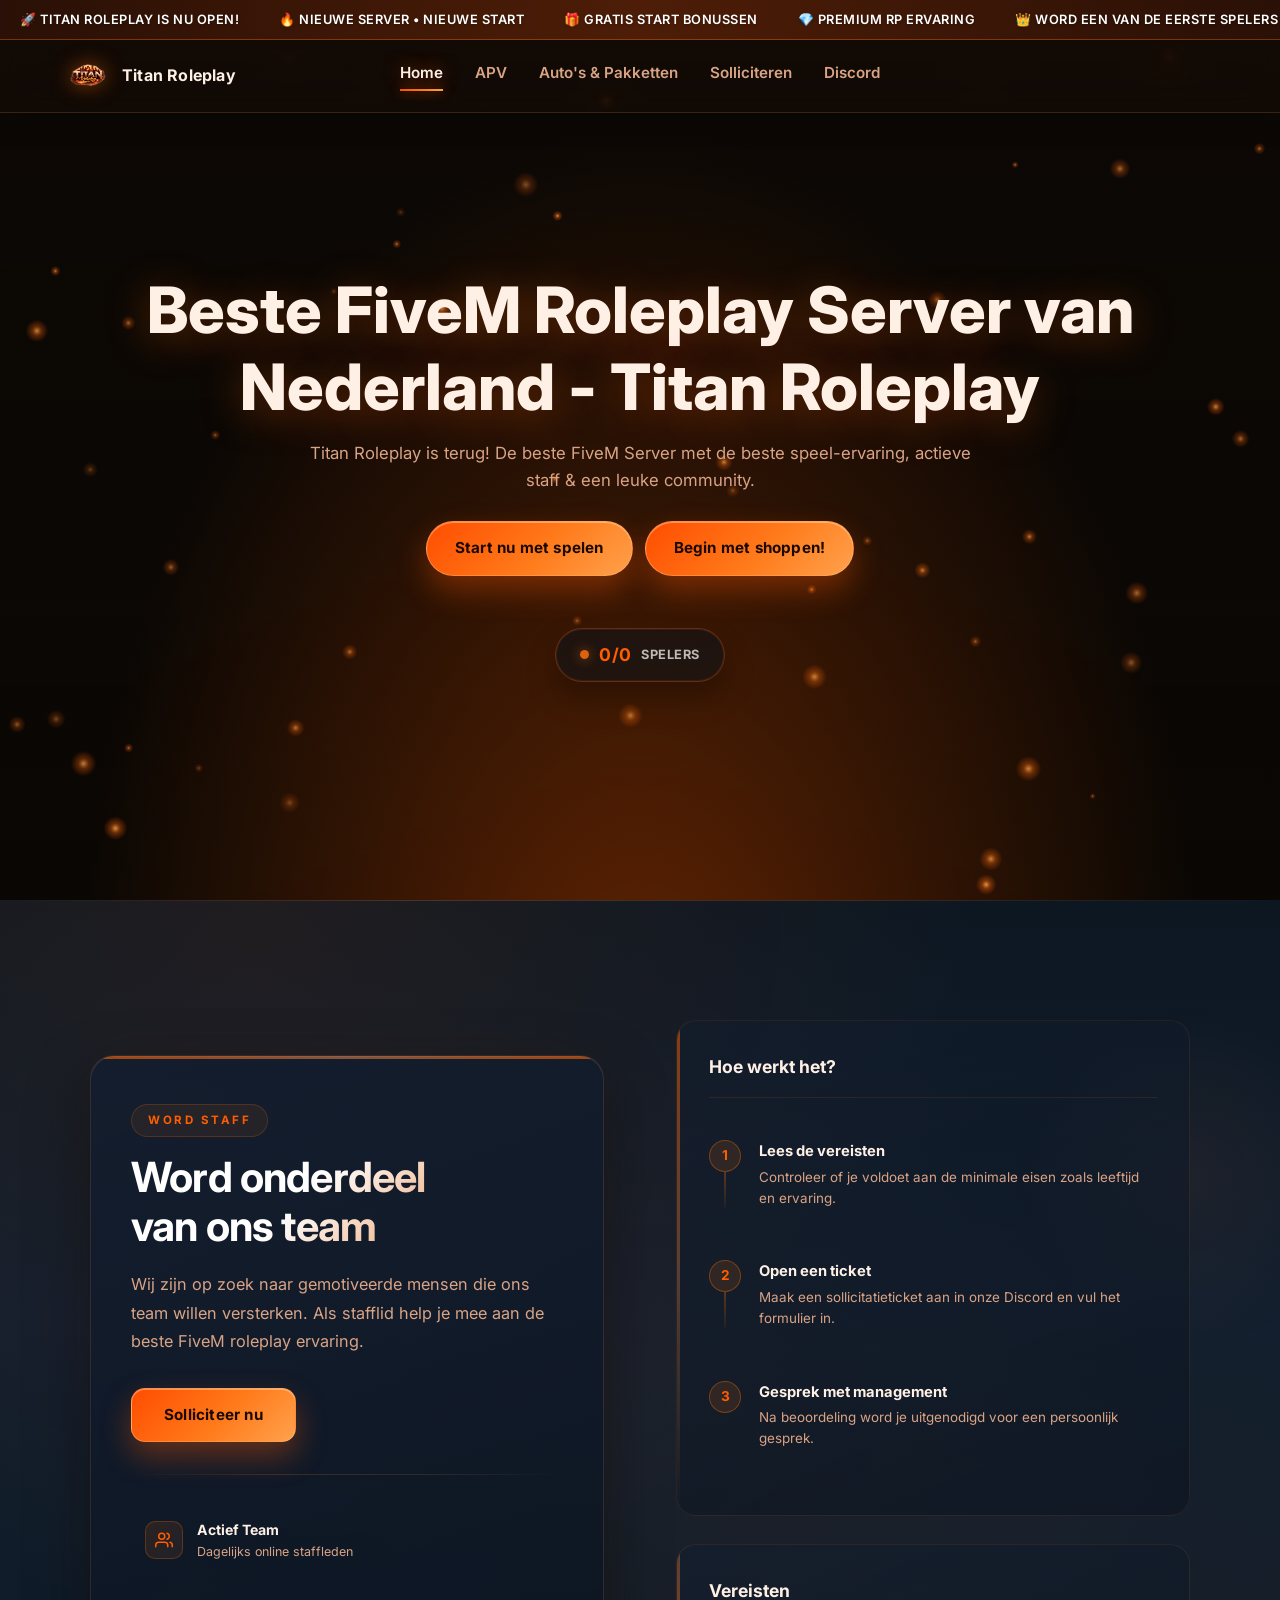
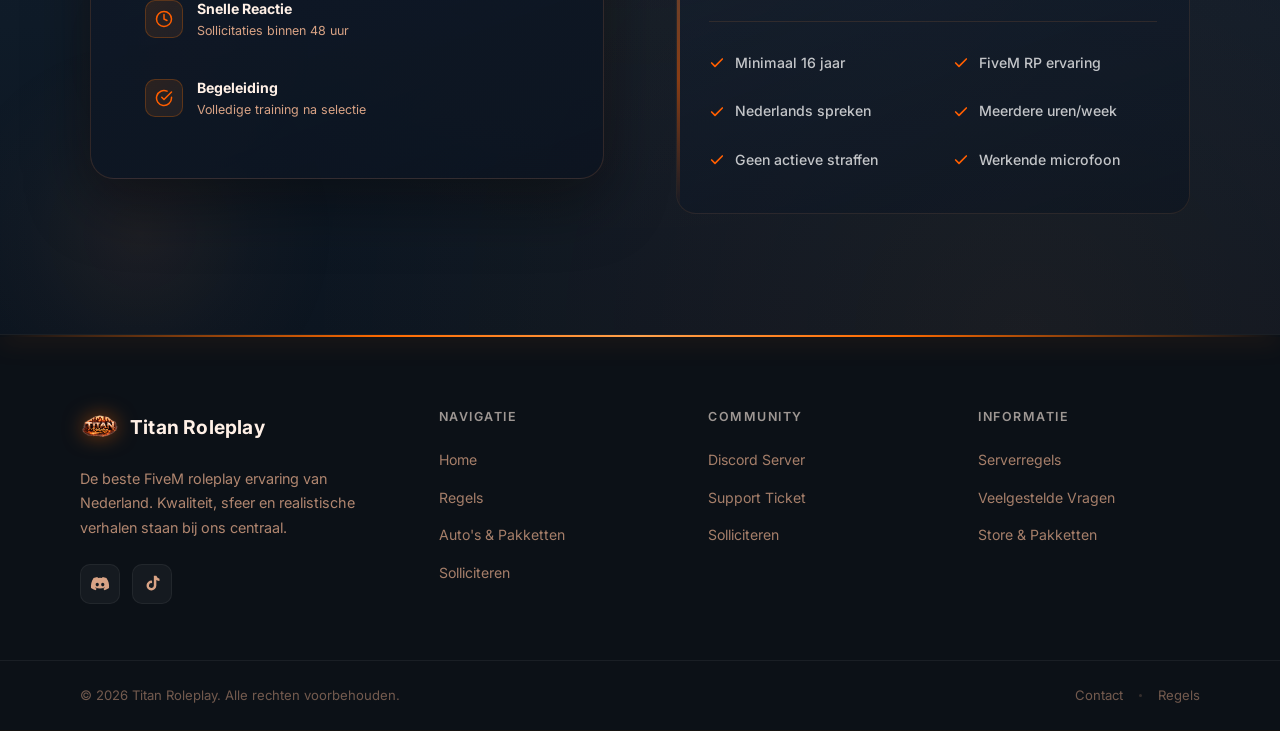
<file: index.html>
<!DOCTYPE html>
<html lang="nl" class="home-page">
<head>
  <meta charset="UTF-8" />
  <meta name="viewport" content="width=device-width, initial-scale=1.0" />

  <!-- SEO TITLE -->
  <title>𝐓𝐈𝐓𝐀𝐍 𝐑𝐎𝐋𝐄𝐏𝐋𝐀𝐘 | Beste FiveM Roleplay Server Nederland</title>

  <!-- META -->
  <meta name="description" content="Speel op de beste Nederlandse FiveM roleplay server. Realistische gameplay, actieve staff en een sterke community. Join Titan Roleplay vandaag!" />
  <meta name="keywords" content="FiveM server Nederland, roleplay server NL, GTA RP Nederland, FiveM RP, Titan Roleplay" />
  <link rel="canonical" href="https://www.titanroleplay.nl/" />

  <!-- OPEN GRAPH -->
  <meta property="og:title" content="Titan Roleplay | Beste FiveM Server NL" />
  <meta property="og:description" content="Join de beste FiveM roleplay server van Nederland." />
  <meta property="og:url" content="https://www.titanroleplay.nl/" />
  <meta property="og:type" content="website" />
  <meta property="og:image" content="https://www.titanroleplay.nl/banner.png" />

  <!-- TWITTER -->
  <meta name="twitter:card" content="summary_large_image" />

  <!-- FAVICON -->
  <link rel="icon" type="image/png" href="/assets/images/favicon.png" />

  <!-- PERFORMANCE -->
  <link rel="preconnect" href="https://fonts.googleapis.com" />
  <link rel="preconnect" href="https://fonts.gstatic.com" crossorigin />

  <!-- FONTS -->
  <link href="https://fonts.googleapis.com/css2?family=Inter:wght@300;400;500;600;700;800&display=swap" rel="stylesheet" />

  <!-- CSS -->
  <link rel="stylesheet" href="/assets/css/styles.css" />

  <!-- PREFETCH -->
  <link rel="prefetch" href="/apv" />
  <link rel="prefetch" href="/solliciteren" />

  <!-- STRUCTURED DATA -->
  <script type="application/ld+json">
  {
    "@context": "https://schema.org",
    "@type": "Organization",
    "name": "Titan Roleplay",
    "url": "https://www.titanroleplay.nl",
    "logo": "https://www.titanroleplay.nl/banner.png",
    "sameAs": ["https://discord.gg/uMDE3fhtAe"]
  }
  </script>
</head>

<body class="home-page">
<main>

<!-- HERO -->
<section id="home" class="hero">
  <video
    class="hero-video"
    autoplay
    muted
    loop
    playsinline
    preload="none"
  >
    <source src="background.mp4" type="video/mp4" />
  </video>

  <div class="hero-overlay"></div>

  <div class="hero-content">
    <!-- 🔥 BELANGRIJKSTE SEO FIX -->
    <h1>Beste FiveM Roleplay Server van Nederland - Titan Roleplay</h1>

    <p class="hero-subtitle">
      Titan Roleplay is terug! De beste FiveM Server met de beste speel-ervaring,
      actieve staff & een leuke community.
    </p>

    <div class="hero-actions">
      <a class="button primary" href="#join">Start nu met spelen</a>
      <a class="button ghost donate" href="/pakketten">Begin met shoppen!</a>
    </div>

    <div class="hero-online">
      <span class="online-count">0/0</span>
      <span class="online-label">Spelers</span>
    </div>
  </div>
</section>

      <section class="home-apply" id="solliciteren">
        <div class="apply-glow apply-glow-1"></div>
        <div class="apply-glow apply-glow-2"></div>
        <div class="apply-wrapper">
          <div class="apply-left">
            <div class="apply-left-card">
              <p class="apply-label">WORD STAFF</p>
              <h2 class="apply-title">Word onderdeel<br>van ons team</h2>
              <p class="apply-subtitle">
                Wij zijn op zoek naar gemotiveerde mensen die ons team willen versterken.
                Als stafflid help je mee aan de beste FiveM roleplay ervaring.
              </p>
              <a class="apply-discord-btn" href="/solliciteren">
                Solliciteer nu
              </a>
              <div class="apply-divider"></div>
              <div class="apply-stats">
                <div class="apply-stat">
                  <div class="apply-stat-icon">
                    <svg viewBox="0 0 24 24" fill="none" stroke="currentColor" stroke-width="2" stroke-linecap="round" stroke-linejoin="round">
                      <path d="M17 21v-2a4 4 0 0 0-4-4H5a4 4 0 0 0-4 4v2"/>
                      <circle cx="9" cy="7" r="4"/>
                      <path d="M23 21v-2a4 4 0 0 0-3-3.87"/>
                      <path d="M16 3.13a4 4 0 0 1 0 7.75"/>
                    </svg>
                  </div>
                  <div>
                    <span class="apply-stat-value">Actief Team</span>
                    <span class="apply-stat-desc">Dagelijks online staffleden</span>
                  </div>
                </div>
                <div class="apply-stat">
                  <div class="apply-stat-icon">
                    <svg viewBox="0 0 24 24" fill="none" stroke="currentColor" stroke-width="2" stroke-linecap="round" stroke-linejoin="round">
                      <circle cx="12" cy="12" r="10"/>
                      <polyline points="12 6 12 12 16 14"/>
                    </svg>
                  </div>
                  <div>
                    <span class="apply-stat-value">Snelle Reactie</span>
                    <span class="apply-stat-desc">Sollicitaties binnen 48 uur</span>
                  </div>
                </div>
                <div class="apply-stat">
                  <div class="apply-stat-icon">
                    <svg viewBox="0 0 24 24" fill="none" stroke="currentColor" stroke-width="2" stroke-linecap="round" stroke-linejoin="round">
                      <path d="M22 11.08V12a10 10 0 1 1-5.93-9.14"/>
                      <polyline points="22 4 12 14.01 9 11.01"/>
                    </svg>
                  </div>
                  <div>
                    <span class="apply-stat-value">Begeleiding</span>
                    <span class="apply-stat-desc">Volledige training na selectie</span>
                  </div>
                </div>
              </div>
            </div>
          </div>
          <div class="apply-right">
            <div class="apply-process">
              <h3 class="apply-process-title">Hoe werkt het?</h3>
              <div class="apply-step-row">
                <div class="apply-step-indicator">
                  <span class="apply-step-circle">1</span>
                  <span class="apply-step-line"></span>
                </div>
                <div class="apply-step-text">
                  <h4>Lees de vereisten</h4>
                  <p>Controleer of je voldoet aan de minimale eisen zoals leeftijd en ervaring.</p>
                </div>
              </div>
              <div class="apply-step-row">
                <div class="apply-step-indicator">
                  <span class="apply-step-circle">2</span>
                  <span class="apply-step-line"></span>
                </div>
                <div class="apply-step-text">
                  <h4>Open een ticket</h4>
                  <p>Maak een sollicitatieticket aan in onze Discord en vul het formulier in.</p>
                </div>
              </div>
              <div class="apply-step-row">
                <div class="apply-step-indicator">
                  <span class="apply-step-circle">3</span>
                </div>
                <div class="apply-step-text">
                  <h4>Gesprek met management</h4>
                  <p>Na beoordeling word je uitgenodigd voor een persoonlijk gesprek.</p>
                </div>
              </div>
            </div>
            <div class="apply-requirements">
              <h3 class="apply-req-title">Vereisten</h3>
              <div class="apply-req-grid">
                <div class="apply-req-item">
                  <svg viewBox="0 0 24 24" fill="none" stroke="currentColor" stroke-width="2.5" stroke-linecap="round" stroke-linejoin="round"><polyline points="20 6 9 17 4 12"/></svg>
                  <span>Minimaal 16 jaar</span>
                </div>
                <div class="apply-req-item">
                  <svg viewBox="0 0 24 24" fill="none" stroke="currentColor" stroke-width="2.5" stroke-linecap="round" stroke-linejoin="round"><polyline points="20 6 9 17 4 12"/></svg>
                  <span>FiveM RP ervaring</span>
                </div>
                <div class="apply-req-item">
                  <svg viewBox="0 0 24 24" fill="none" stroke="currentColor" stroke-width="2.5" stroke-linecap="round" stroke-linejoin="round"><polyline points="20 6 9 17 4 12"/></svg>
                  <span>Nederlands spreken</span>
                </div>
                <div class="apply-req-item">
                  <svg viewBox="0 0 24 24" fill="none" stroke="currentColor" stroke-width="2.5" stroke-linecap="round" stroke-linejoin="round"><polyline points="20 6 9 17 4 12"/></svg>
                  <span>Meerdere uren/week</span>
                </div>
                <div class="apply-req-item">
                  <svg viewBox="0 0 24 24" fill="none" stroke="currentColor" stroke-width="2.5" stroke-linecap="round" stroke-linejoin="round"><polyline points="20 6 9 17 4 12"/></svg>
                  <span>Geen actieve straffen</span>
                </div>
                <div class="apply-req-item">
                  <svg viewBox="0 0 24 24" fill="none" stroke="currentColor" stroke-width="2.5" stroke-linecap="round" stroke-linejoin="round"><polyline points="20 6 9 17 4 12"/></svg>
                  <span>Werkende microfoon</span>
                </div>
              </div>
            </div>
          </div>
        </div>
      </section>
    </main>
    <footer class="footer">
      <div class="footer-top">
        <div class="footer-grid">
          <div class="footer-brand">
            <a class="logo" href="/home">
              <span class="logo-mark">
                <img src="assets/images/ehlogo.png" alt="Titan Roleplay" loading="lazy" decoding="async" />
              </span>
              <span class="logo-text">Titan Roleplay</span>
            </a>
            <p class="footer-brand-desc">
              De beste FiveM roleplay ervaring van Nederland. Kwaliteit, sfeer en realistische verhalen staan bij ons centraal.
            </p>
            <div class="footer-socials">
              <a href="https://discord.gg/uMDE3fhtAe" target="_blank" rel="noreferrer" aria-label="Discord">
                <svg viewBox="0 0 24 24" aria-hidden="true"><path fill="currentColor" d="M19.73 4.87A18.7 18.7 0 0 0 15.1 3.5a13 13 0 0 0-.64 1.3 17.5 17.5 0 0 0-4.92 0c-.19-.45-.41-.88-.64-1.3A18.6 18.6 0 0 0 4.27 4.87C1.6 8.9.88 12.83 1.23 16.7a18.6 18.6 0 0 0 5.53 2.8c.45-.62.85-1.27 1.2-1.95a12 12 0 0 1-1.9-.93c.16-.12.32-.24.47-.36a13.7 13.7 0 0 0 11 0c.16.12.32.24.47.36-.62.37-1.26.69-1.9.93.35.68.75 1.33 1.2 1.95a18.6 18.6 0 0 0 5.53-2.8c.48-4.48-.7-8.38-3.13-11.83ZM8.7 14.6c-1.04 0-1.9-.96-1.9-2.12 0-1.16.83-2.12 1.9-2.12 1.06 0 1.91.96 1.9 2.12 0 1.16-.84 2.12-1.9 2.12Zm6.6 0c-1.04 0-1.9-.96-1.9-2.12 0-1.16.83-2.12 1.9-2.12 1.06 0 1.91.96 1.9 2.12 0 1.16-.84 2.12-1.9 2.12Z"/></svg>
              </a>
              <a href="https://www.tiktok.com/@titan_.rp?is_from_webapp=1&sender_device=pc" target="_blank" rel="noreferrer" aria-label="TikTok">
                <svg viewBox="0 0 24 24" aria-hidden="true"><path fill="currentColor" d="M21 8.5a6.5 6.5 0 0 1-3.8-1.2v6.6a5.9 5.9 0 1 1-5.1-5.9v3a2.9 2.9 0 1 0 2.1 2.8V2h3a6.5 6.5 0 0 0 3.8 3.8z"/></svg>
              </a>
            </div>
          </div>
          <div class="footer-col">
            <h4>Navigatie</h4>
            <ul>
              <li><a href="/home">Home</a></li>
              <li><a href="/apv">Regels</a></li>
              <li><a href="/pakketten">Auto's &amp; Pakketten</a></li>
              <li><a href="/solliciteren">Solliciteren</a></li>
            </ul>
          </div>
          <div class="footer-col">
            <h4>Community</h4>
            <ul>
              <li><a href="https://discord.gg/uMDE3fhtAe" target="_blank" rel="noreferrer">Discord Server</a></li>
              <li><a href="https://discord.gg/uMDE3fhtAe" target="_blank" rel="noreferrer">Support Ticket</a></li>
              <li><a href="/solliciteren">Solliciteren</a></li>
            </ul>
          </div>
          <div class="footer-col">
            <h4>Informatie</h4>
            <ul>
              <li><a href="/apv">Serverregels</a></li>
              <li><a href="https://discord.gg/uMDE3fhtAe" target="_blank" rel="noreferrer">Veelgestelde Vragen</a></li>
              <li><a href="/pakketten">Store &amp; Pakketten</a></li>
            </ul>
          </div>
        </div>
      </div>
      <div class="footer-bottom">
        <div class="footer-bottom-inner">
          <span>&copy; 2026 Titan Roleplay. Alle rechten voorbehouden.</span>
          <div class="footer-bottom-links">
            <a href="https://discord.gg/uMDE3fhtAe" target="_blank" rel="noreferrer">Contact</a>
            <span class="footer-dot"></span>
            <a href="/apv">Regels</a>
          </div>
        </div>
      </div>
    </footer>
    <script src="assets/js/script.js" defer></script>
  </body>
</html>
</file>
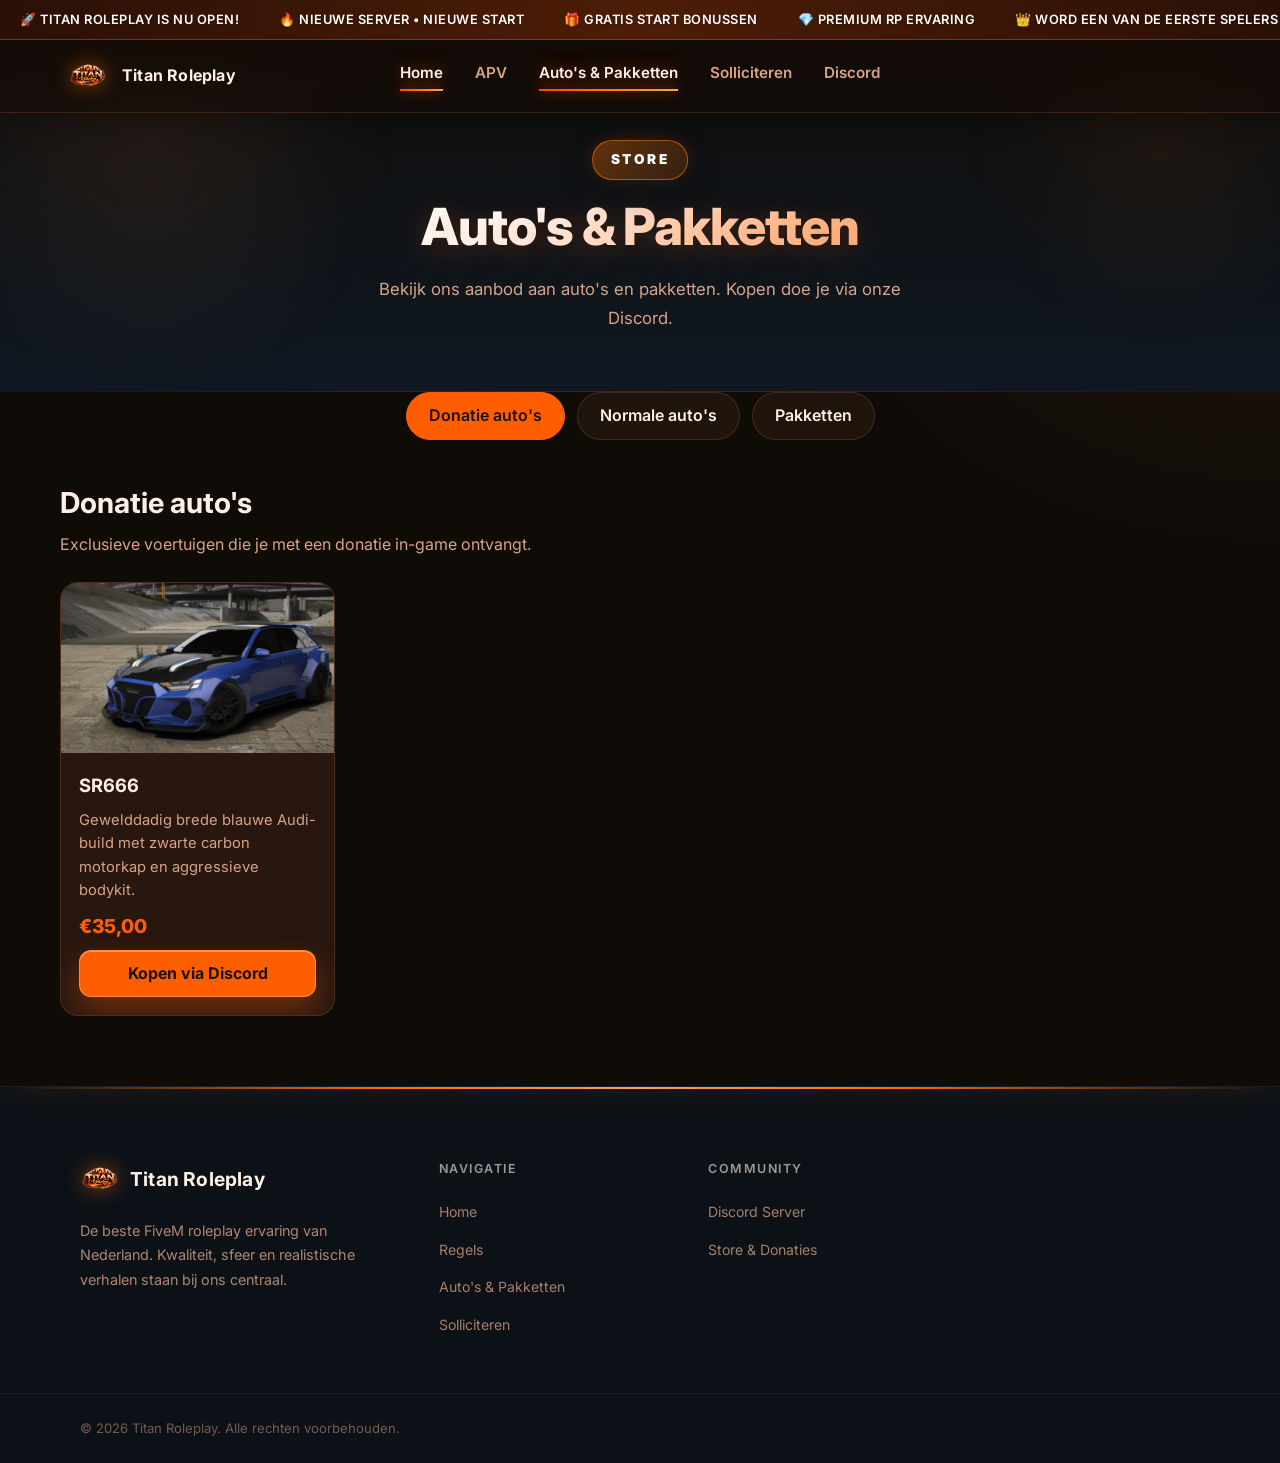
<file: pakketten/index.html>
<!DOCTYPE html>
<html lang="nl">
<head>
<meta charset="UTF-8" />
<meta name="viewport" content="width=device-width, initial-scale=1.0" />
<title>Titan Roleplay | Auto's &amp; Pakketten</title>
<meta name="description" content="Bekijk de donatie-auto's, normale auto's en pakketten van Titan Roleplay." />
<link rel="preconnect" href="https://fonts.googleapis.com" />
<link rel="preconnect" href="https://fonts.gstatic.com" crossorigin />
<link href="https://fonts.googleapis.com/css2?family=Inter:wght@300;400;500;600;700;800&display=swap" rel="stylesheet" />
<link rel="icon" type="image/png" href="../assets/images/favicon.png" />
<link rel="stylesheet" href="../assets/css/styles.css" />
<style>
.shop-page { background: #0f0c08; }
.shop-tabs { display:flex; justify-content:center; flex-wrap:wrap; gap:12px; margin:0 auto 40px; padding:0 20px; }
.shop-tab { appearance:none; cursor:pointer; font:inherit; font-weight:600; color:var(--text); background:var(--surface-soft); border:1px solid var(--border); border-radius:999px; padding:10px 22px; transition:.2s; }
.shop-tab:hover { border-color:var(--primary); }
.shop-tab.active { background:var(--primary); color:#1a1305; border-color:var(--primary); }
.shop-section { max-width:1200px; margin:0 auto 70px; padding:0 20px; }
.shop-section[hidden] { display:none; }
.shop-section h2 { font-size:1.8rem; margin-bottom:6px; }
.shop-section > p { color:var(--muted); margin-bottom:24px; }
.shop-grid { display:grid; grid-template-columns:repeat(auto-fill,minmax(260px,1fr)); gap:20px; }
.shop-card { background:var(--surface); border:1px solid var(--border); border-radius:18px; overflow:hidden; display:flex; flex-direction:column; transition:.25s; }
.shop-card:hover { transform:translateY(-4px); border-color:var(--primary); box-shadow:0 18px 40px rgba(0,0,0,.5), 0 0 24px var(--gold-glow); }
.shop-card-img { aspect-ratio:16/10; background:rgba(0,0,0,.35); display:flex; align-items:center; justify-content:center; }
.shop-card-img img { width:100%; height:100%; object-fit:cover; }
.shop-card-body { padding:18px; display:flex; flex-direction:column; gap:8px; flex:1; }
.shop-card-body h3 { font-size:1.15rem; }
.shop-card-body p { color:var(--muted); font-size:.92rem; flex:1; }
.shop-card-price { color:var(--primary); font-weight:800; font-size:1.2rem; }
.shop-card-btn { display:inline-block; text-align:center; padding:10px 16px; border-radius:12px; background:var(--primary); color:#1a1305; font-weight:700; text-decoration:none; transition:.2s; }
.shop-card-btn:hover { background:var(--accent); }
.shop-empty { grid-column:1/-1; text-align:center; padding:50px 20px; border:1px dashed var(--border); border-radius:18px; color:var(--muted); background:var(--surface-soft); }
.shop-empty strong { display:block; color:var(--text); font-size:1.1rem; margin-bottom:4px; }
.shop-grid:has(.shop-card) .shop-empty { display:none; }
</style>
</head>
<body class="solliciteren-page shop-page">
<main>
  <section class="sol-hero sol-hero-compact">
    <div class="sol-hero-glow sol-hero-glow-1"></div>
    <div class="sol-hero-glow sol-hero-glow-2"></div>
    <div class="sol-hero-content">
      <p class="eyebrow">STORE</p>
      <h1>Auto's &amp; Pakketten</h1>
      <p class="sol-hero-subtitle">Bekijk ons aanbod aan auto's en pakketten. Kopen doe je via onze Discord.</p>
    </div>
  </section>

  <div class="shop-tabs" role="tablist">
    <button class="shop-tab active" data-target="donatie" role="tab">Donatie auto's</button>
    <button class="shop-tab" data-target="normaal" role="tab">Normale auto's</button>
    <button class="shop-tab" data-target="pakketten" role="tab">Pakketten</button>
  </div>

  <section class="shop-section" id="donatie">
    <h2>Donatie auto's</h2>
    <p>Exclusieve voertuigen die je met een donatie in-game ontvangt.</p>
    <div class="shop-grid">
      <div class="shop-card">
        <div class="shop-card-img"><img src="../img/sr666.png" alt="SR666" loading="lazy" /></div>
        <div class="shop-card-body">
          <h3>SR666</h3>
          <p>Gewelddadig brede blauwe Audi-build met zwarte carbon motorkap en aggressieve bodykit.</p>
          <span class="shop-card-price">&euro;35,00</span>
          <a class="shop-card-btn" href="https://discord.gg/uMDE3fhtAe" target="_blank" rel="noreferrer">Kopen via Discord</a>
        </div>
      </div>
      <div class="shop-empty"><strong>Binnenkort beschikbaar</strong>Hier komen onze donatie auto's te staan.</div>
      <!-- KAART-TEMPLATE (kopieer en vul in, plaats boven de "shop-empty" of eronder):
      <div class="shop-card">
        <div class="shop-card-img"><img src="../img/AUTO.png" alt="Naam auto" loading="lazy" /></div>
        <div class="shop-card-body">
          <h3>Naam auto</h3>
          <p>Korte omschrijving.</p>
          <span class="shop-card-price">&euro;0,00</span>
          <a class="shop-card-btn" href="https://Titan-roleplay.tebex.io/" target="_blank" rel="noreferrer">Bestellen</a>
        </div>
      </div>
      -->
    </div>
  </section>

  <section class="shop-section" id="normaal" hidden>
    <h2>Normale auto's</h2>
    <p>Standaard voertuigen die je in-game kunt kopen of gebruiken.</p>
    <div class="shop-grid">
      <div class="shop-empty"><strong>Binnenkort beschikbaar</strong>Hier komen onze normale auto's te staan.</div>
    </div>
  </section>

  <section class="shop-section" id="pakketten" hidden>
    <h2>Pakketten</h2>
    <p>Voordelige pakketten met extra's voor in de stad.</p>
    <div class="shop-grid">
      <div class="shop-empty"><strong>Binnenkort beschikbaar</strong>Hier komen onze pakketten te staan.</div>
    </div>
  </section>
</main>

<footer class="footer">
  <div class="footer-top">
    <div class="footer-grid">
      <div class="footer-brand">
        <a class="logo" href="/home">
          <span class="logo-mark"><img src="../assets/images/ehlogo.png" alt="Titan Roleplay" /></span>
          <span class="logo-text">Titan Roleplay</span>
        </a>
        <p class="footer-brand-desc">De beste FiveM roleplay ervaring van Nederland. Kwaliteit, sfeer en realistische verhalen staan bij ons centraal.</p>
      </div>
      <div class="footer-col">
        <h4>Navigatie</h4>
        <ul>
          <li><a href="/home">Home</a></li>
          <li><a href="/apv">Regels</a></li>
          <li><a href="/pakketten">Auto's &amp; Pakketten</a></li>
          <li><a href="/solliciteren">Solliciteren</a></li>
        </ul>
      </div>
      <div class="footer-col">
        <h4>Community</h4>
        <ul>
          <li><a href="https://discord.gg/uMDE3fhtAe" target="_blank" rel="noreferrer">Discord Server</a></li>
          <li><a href="https://Titan-roleplay.tebex.io/" target="_blank" rel="noreferrer">Store &amp; Donaties</a></li>
        </ul>
      </div>
    </div>
  </div>
  <div class="footer-bottom">
    <div class="footer-bottom-inner">
      <span>&copy; 2026 Titan Roleplay. Alle rechten voorbehouden.</span>
    </div>
  </div>
</footer>

<script src="../assets/js/script.js" defer></script>
<script>
document.querySelectorAll('.shop-tab').forEach(function (tab) {
  tab.addEventListener('click', function () {
    document.querySelectorAll('.shop-tab').forEach(function (t) { t.classList.toggle('active', t === tab); });
    document.querySelectorAll('.shop-section').forEach(function (s) { s.hidden = s.id !== tab.dataset.target; });
    history.replaceState(null, '', '#' + tab.dataset.target);
  });
});
(function () {
  var h = location.hash.slice(1);
  var t = h && document.querySelector('.shop-tab[data-target="' + h + '"]');
  if (t) t.click();
})();
</script>
</body>
</html>
</file>
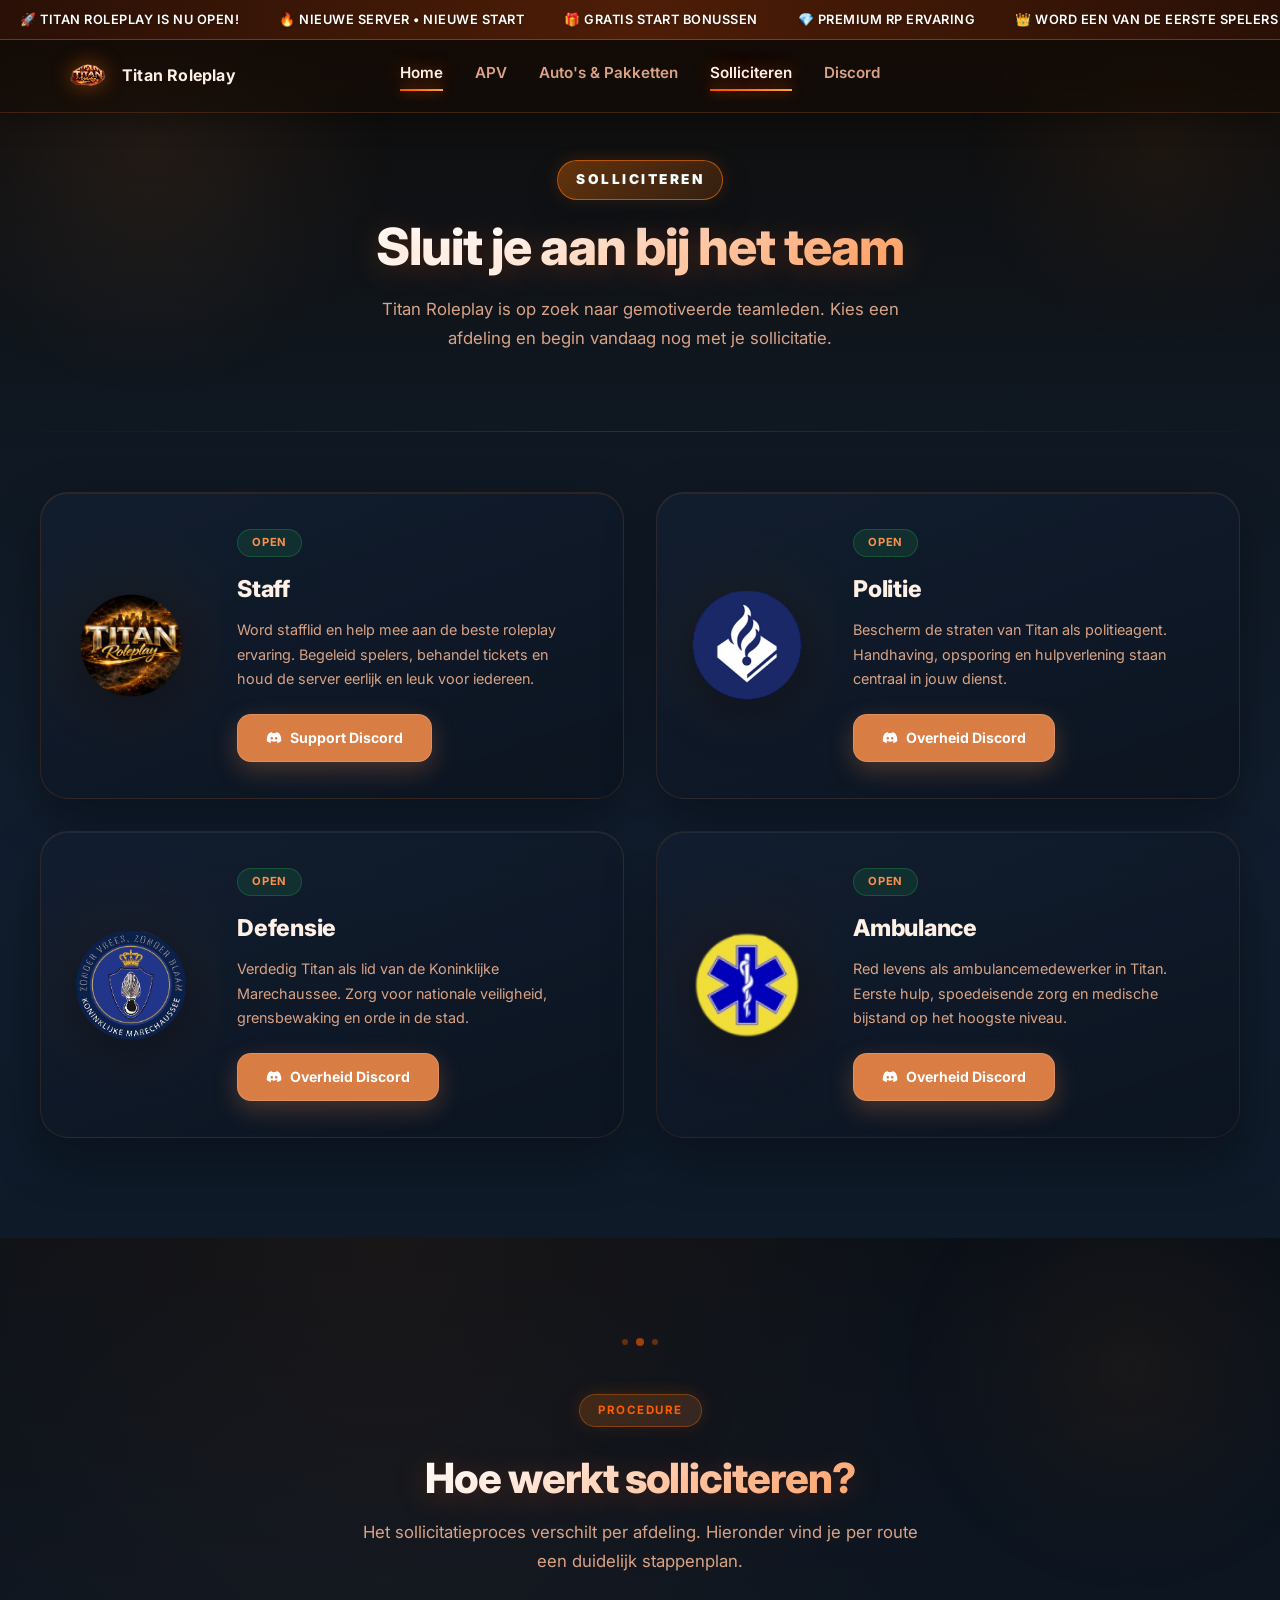
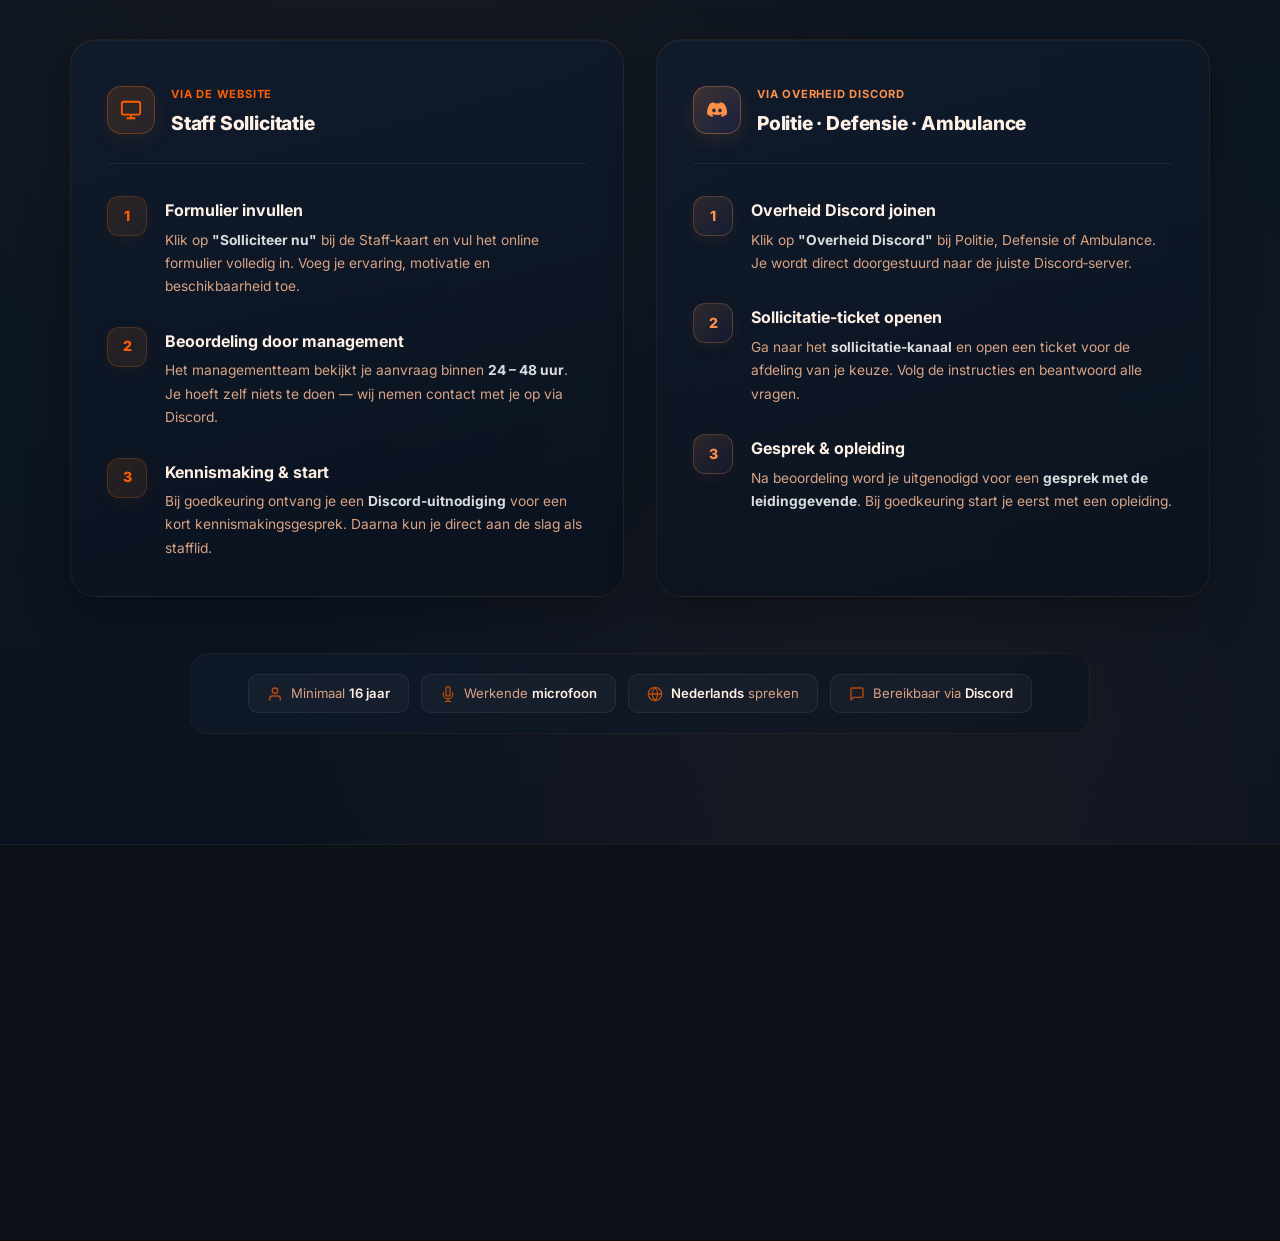
<file: solliciteren/index.html>
<!DOCTYPE html>
<html lang="nl">
  <head>
    <meta charset="UTF-8" />
    <meta name="viewport" content="width=device-width, initial-scale=1.0" />
    <title>Titan Roleplay | Solliciteren</title>
    <meta
      name="description"
      content="Solliciteer bij Titan Roleplay als Staff, Politie, Defensie of Ambulance. Word onderdeel van het team!"
    />
    <link rel="preconnect" href="https://fonts.googleapis.com" />
    <link rel="preconnect" href="https://fonts.gstatic.com" crossorigin />
    <link rel="dns-prefetch" href="https://fonts.googleapis.com" />
    <link rel="dns-prefetch" href="https://fonts.gstatic.com" />
    <link rel="dns-prefetch" href="https://discord.gg" />
    <link rel="dns-prefetch" href="https://Titan-roleplay.tebex.io" />
    <link
      href="https://fonts.googleapis.com/css2?family=Inter:wght@300;400;500;600;700;800&display=swap"
      rel="stylesheet"
    />
    <link rel="icon" type="image/png" href="../assets/images/favicon.png" />
    <link rel="stylesheet" href="../assets/css/styles.css" />
    <link rel="prefetch" href="/home" />
    <link rel="prefetch" href="/apv" />
  </head>
  <body class="solliciteren-page">
    <main>
      <section class="sol-hero">
        <div class="sol-hero-glow sol-hero-glow-1"></div>
        <div class="sol-hero-glow sol-hero-glow-2"></div>
        <div class="sol-hero-content">
          <p class="eyebrow">SOLLICITEREN</p>
          <h1>Sluit je aan bij het team</h1>
          <p class="sol-hero-subtitle">
            Titan Roleplay is op zoek naar gemotiveerde teamleden.
            Kies een afdeling en begin vandaag nog met je sollicitatie.
          </p>
        </div>
      </section>

      <section class="sol-cards-section">
        <div class="sol-cards-grid">
          <!-- Staff -->
<div class="sol-card sol-card-staff">
  <div class="sol-card-img-wrap">
    <img src="../assets/images/favicon.png" alt="Staff" class="sol-card-img" loading="lazy" decoding="async" />
  </div>
  <div class="sol-card-body">
    <div class="sol-card-badge">Open</div>
    <h3>Staff</h3>
    <p>Word stafflid en help mee aan de beste roleplay ervaring. Begeleid spelers, behandel tickets en houd de server eerlijk en leuk voor iedereen.</p>
    
    <a href="https://discord.gg/uMDE3fhtAe" target="_blank" rel="noreferrer" class="sol-card-btn sol-card-btn-discord">
      <svg viewBox="0 0 24 24" aria-hidden="true">
        <path fill="currentColor" d="M19.73 4.87A18.7 18.7 0 0 0 15.1 3.5a13 13 0 0 0-.64 1.3 17.5 17.5 0 0 0-4.92 0c-.19-.45-.41-.88-.64-1.3A18.6 18.6 0 0 0 4.27 4.87C1.6 8.9.88 12.83 1.23 16.7a18.6 18.6 0 0 0 5.53 2.8c.45-.62.85-1.27 1.2-1.95a12 12 0 0 1-1.9-.93c.16-.12.32-.24.47-.36a13.7 13.7 0 0 0 11 0c.16.12.32.24.47.36-.62.37-1.26.69-1.9.93.35.68.75 1.33 1.2 1.95a18.6 18.6 0 0 0 5.53-2.8c.48-4.48-.7-8.38-3.13-11.83ZM8.7 14.6c-1.04 0-1.9-.96-1.9-2.12 0-1.16.83-2.12 1.9-2.12 1.06 0 1.91.96 1.9 2.12 0 1.16-.84 2.12-1.9 2.12Zm6.6 0c-1.04 0-1.9-.96-1.9-2.12 0-1.16.83-2.12 1.9-2.12 1.06 0 1.91.96 1.9 2.12 0 1.16-.84 2.12-1.9 2.12Z"/>
      </svg>
      Support Discord
    </a>
  </div>
</div>
          <!-- Politie -->
          <div class="sol-card sol-card-politie">
            <div class="sol-card-img-wrap">
              <img src="../assets/images/police.png" alt="Politie" class="sol-card-img" loading="lazy" decoding="async" />
            </div>
            <div class="sol-card-body">
              <div class="sol-card-badge">Open</div>
              <h3>Politie</h3>
              <p>Bescherm de straten van Titan als politieagent. Handhaving, opsporing en hulpverlening staan centraal in jouw dienst.</p>
              <a href="https://discord.gg/uMDE3fhtAe" target="_blank" rel="noreferrer" class="sol-card-btn sol-card-btn-discord">
                <svg viewBox="0 0 24 24" aria-hidden="true"><path fill="currentColor" d="M19.73 4.87A18.7 18.7 0 0 0 15.1 3.5a13 13 0 0 0-.64 1.3 17.5 17.5 0 0 0-4.92 0c-.19-.45-.41-.88-.64-1.3A18.6 18.6 0 0 0 4.27 4.87C1.6 8.9.88 12.83 1.23 16.7a18.6 18.6 0 0 0 5.53 2.8c.45-.62.85-1.27 1.2-1.95a12 12 0 0 1-1.9-.93c.16-.12.32-.24.47-.36a13.7 13.7 0 0 0 11 0c.16.12.32.24.47.36-.62.37-1.26.69-1.9.93.35.68.75 1.33 1.2 1.95a18.6 18.6 0 0 0 5.53-2.8c.48-4.48-.7-8.38-3.13-11.83ZM8.7 14.6c-1.04 0-1.9-.96-1.9-2.12 0-1.16.83-2.12 1.9-2.12 1.06 0 1.91.96 1.9 2.12 0 1.16-.84 2.12-1.9 2.12Zm6.6 0c-1.04 0-1.9-.96-1.9-2.12 0-1.16.83-2.12 1.9-2.12 1.06 0 1.91.96 1.9 2.12 0 1.16-.84 2.12-1.9 2.12Z"/></svg>
                Overheid Discord
              </a>
            </div>
          </div>

          <!-- Defensie / KMar -->
          <div class="sol-card sol-card-defensie">
            <div class="sol-card-img-wrap">
              <img src="../assets/images/kmar.png" alt="Defensie" class="sol-card-img" loading="lazy" decoding="async" />
            </div>
            <div class="sol-card-body">
              <div class="sol-card-badge">Open</div>
              <h3>Defensie</h3>
              <p>Verdedig Titan als lid van de Koninklijke Marechaussee. Zorg voor nationale veiligheid, grensbewaking en orde in de stad.</p>
              <a href="https://discord.gg/uMDE3fhtAe" target="_blank" rel="noreferrer" class="sol-card-btn sol-card-btn-discord">
                <svg viewBox="0 0 24 24" aria-hidden="true"><path fill="currentColor" d="M19.73 4.87A18.7 18.7 0 0 0 15.1 3.5a13 13 0 0 0-.64 1.3 17.5 17.5 0 0 0-4.92 0c-.19-.45-.41-.88-.64-1.3A18.6 18.6 0 0 0 4.27 4.87C1.6 8.9.88 12.83 1.23 16.7a18.6 18.6 0 0 0 5.53 2.8c.45-.62.85-1.27 1.2-1.95a12 12 0 0 1-1.9-.93c.16-.12.32-.24.47-.36a13.7 13.7 0 0 0 11 0c.16.12.32.24.47.36-.62.37-1.26.69-1.9.93.35.68.75 1.33 1.2 1.95a18.6 18.6 0 0 0 5.53-2.8c.48-4.48-.7-8.38-3.13-11.83ZM8.7 14.6c-1.04 0-1.9-.96-1.9-2.12 0-1.16.83-2.12 1.9-2.12 1.06 0 1.91.96 1.9 2.12 0 1.16-.84 2.12-1.9 2.12Zm6.6 0c-1.04 0-1.9-.96-1.9-2.12 0-1.16.83-2.12 1.9-2.12 1.06 0 1.91.96 1.9 2.12 0 1.16-.84 2.12-1.9 2.12Z"/></svg>
                Overheid Discord
              </a>
            </div>
          </div>

          <!-- Ambulance -->
          <div class="sol-card sol-card-ambulance">
            <div class="sol-card-img-wrap">
              <img src="../assets/images/ambulance.png" alt="Ambulance" class="sol-card-img" loading="lazy" decoding="async" />
            </div>
            <div class="sol-card-body">
              <div class="sol-card-badge">Open</div>
              <h3>Ambulance</h3>
              <p>Red levens als ambulancemedewerker in Titan. Eerste hulp, spoedeisende zorg en medische bijstand op het hoogste niveau.</p>
              <a href="https://discord.gg/uMDE3fhtAe" target="_blank" rel="noreferrer" class="sol-card-btn sol-card-btn-discord">
                <svg viewBox="0 0 24 24" aria-hidden="true"><path fill="currentColor" d="M19.73 4.87A18.7 18.7 0 0 0 15.1 3.5a13 13 0 0 0-.64 1.3 17.5 17.5 0 0 0-4.92 0c-.19-.45-.41-.88-.64-1.3A18.6 18.6 0 0 0 4.27 4.87C1.6 8.9.88 12.83 1.23 16.7a18.6 18.6 0 0 0 5.53 2.8c.45-.62.85-1.27 1.2-1.95a12 12 0 0 1-1.9-.93c.16-.12.32-.24.47-.36a13.7 13.7 0 0 0 11 0c.16.12.32.24.47.36-.62.37-1.26.69-1.9.93.35.68.75 1.33 1.2 1.95a18.6 18.6 0 0 0 5.53-2.8c.48-4.48-.7-8.38-3.13-11.83ZM8.7 14.6c-1.04 0-1.9-.96-1.9-2.12 0-1.16.83-2.12 1.9-2.12 1.06 0 1.91.96 1.9 2.12 0 1.16-.84 2.12-1.9 2.12Zm6.6 0c-1.04 0-1.9-.96-1.9-2.12 0-1.16.83-2.12 1.9-2.12 1.06 0 1.91.96 1.9 2.12 0 1.16-.84 2.12-1.9 2.12Z"/></svg>
                Overheid Discord
              </a>
            </div>
          </div>
        </div>
      </section>

      <section class="sol-process">
        <div class="sol-process-glow"></div>
        <div class="sol-process-divider">
          <span></span><span></span><span></span>
        </div>

        <div class="sol-process-header">
          <p class="eyebrow">PROCEDURE</p>
          <h2>Hoe werkt solliciteren?</h2>
          <p class="sol-process-subtitle">Het sollicitatieproces verschilt per afdeling. Hieronder vind je per route een duidelijk stappenplan.</p>
        </div>

        <div class="sol-routes">
          <!-- Route: Staff -->
          <div class="sol-route sol-route--site">
            <div class="sol-route-head">
              <span class="sol-route-icon">
                <svg viewBox="0 0 24 24" fill="none" stroke="currentColor" stroke-width="2" stroke-linecap="round" stroke-linejoin="round"><rect x="2" y="3" width="20" height="14" rx="2"/><line x1="8" y1="21" x2="16" y2="21"/><line x1="12" y1="17" x2="12" y2="21"/></svg>
              </span>
              <div>
                <span class="sol-route-tag">Via de website</span>
                <h3>Staff Sollicitatie</h3>
              </div>
            </div>

            <div class="sol-route-timeline">
              <div class="sol-step">
                <div class="sol-step-marker"><span>1</span></div>
                <div class="sol-step-content">
                  <h4>Formulier invullen</h4>
                  <p>Klik op <strong>"Solliciteer nu"</strong> bij de Staff‑kaart en vul het online formulier volledig in. Voeg je ervaring, motivatie en beschikbaarheid toe.</p>
                </div>
              </div>
              <div class="sol-step">
                <div class="sol-step-marker"><span>2</span></div>
                <div class="sol-step-content">
                  <h4>Beoordeling door management</h4>
                  <p>Het managementteam bekijkt je aanvraag binnen <strong>24 – 48 uur</strong>. Je hoeft zelf niets te doen — wij nemen contact met je op via Discord.</p>
                </div>
              </div>
              <div class="sol-step">
                <div class="sol-step-marker"><span>3</span></div>
                <div class="sol-step-content">
                  <h4>Kennismaking &amp; start</h4>
                  <p>Bij goedkeuring ontvang je een <strong>Discord‑uitnodiging</strong> voor een kort kennismakingsgesprek. Daarna kun je direct aan de slag als stafflid.</p>
                </div>
              </div>
            </div>
          </div>

          <!-- Route: Overheid -->
          <div class="sol-route sol-route--discord">
            <div class="sol-route-head">
              <span class="sol-route-icon sol-route-icon--discord">
                <svg viewBox="0 0 24 24" aria-hidden="true"><path fill="currentColor" d="M19.73 4.87A18.7 18.7 0 0 0 15.1 3.5a13 13 0 0 0-.64 1.3 17.5 17.5 0 0 0-4.92 0c-.19-.45-.41-.88-.64-1.3A18.6 18.6 0 0 0 4.27 4.87C1.6 8.9.88 12.83 1.23 16.7a18.6 18.6 0 0 0 5.53 2.8c.45-.62.85-1.27 1.2-1.95a12 12 0 0 1-1.9-.93c.16-.12.32-.24.47-.36a13.7 13.7 0 0 0 11 0c.16.12.32.24.47.36-.62.37-1.26.69-1.9.93.35.68.75 1.33 1.2 1.95a18.6 18.6 0 0 0 5.53-2.8c.48-4.48-.7-8.38-3.13-11.83ZM8.7 14.6c-1.04 0-1.9-.96-1.9-2.12 0-1.16.83-2.12 1.9-2.12 1.06 0 1.91.96 1.9 2.12 0 1.16-.84 2.12-1.9 2.12Zm6.6 0c-1.04 0-1.9-.96-1.9-2.12 0-1.16.83-2.12 1.9-2.12 1.06 0 1.91.96 1.9 2.12 0 1.16-.84 2.12-1.9 2.12Z"/></svg>
              </span>
              <div>
                <span class="sol-route-tag sol-route-tag--discord">Via Overheid Discord</span>
                <h3>Politie · Defensie · Ambulance</h3>
              </div>
            </div>

            <div class="sol-route-timeline">
              <div class="sol-step">
                <div class="sol-step-marker sol-step-marker--discord"><span>1</span></div>
                <div class="sol-step-content">
                  <h4>Overheid Discord joinen</h4>
                  <p>Klik op <strong>"Overheid Discord"</strong> bij Politie, Defensie of Ambulance. Je wordt direct doorgestuurd naar de juiste Discord‑server.</p>
                </div>
              </div>
              <div class="sol-step">
                <div class="sol-step-marker sol-step-marker--discord"><span>2</span></div>
                <div class="sol-step-content">
                  <h4>Sollicitatie‑ticket openen</h4>
                  <p>Ga naar het <strong>sollicitatie‑kanaal</strong> en open een ticket voor de afdeling van je keuze. Volg de instructies en beantwoord alle vragen.</p>
                </div>
              </div>
              <div class="sol-step">
                <div class="sol-step-marker sol-step-marker--discord"><span>3</span></div>
                <div class="sol-step-content">
                  <h4>Gesprek &amp; opleiding</h4>
                  <p>Na beoordeling word je uitgenodigd voor een <strong>gesprek met de leidinggevende</strong>. Bij goedkeuring start je eerst met een opleiding.</p>
                </div>
              </div>
            </div>
          </div>
        </div>

        <div class="sol-req-bar">
          <div class="sol-req-bar-inner">
            <div class="sol-req-item">
              <svg viewBox="0 0 24 24" fill="none" stroke="currentColor" stroke-width="2" stroke-linecap="round" stroke-linejoin="round"><path d="M20 21v-2a4 4 0 0 0-4-4H8a4 4 0 0 0-4 4v2"/><circle cx="12" cy="7" r="4"/></svg>
              <span>Minimaal <strong>16 jaar</strong></span>
            </div>
            <div class="sol-req-item">
              <svg viewBox="0 0 24 24" fill="none" stroke="currentColor" stroke-width="2" stroke-linecap="round" stroke-linejoin="round"><path d="M12 1a3 3 0 0 0-3 3v8a3 3 0 0 0 6 0V4a3 3 0 0 0-3-3z"/><path d="M19 10v2a7 7 0 0 1-14 0v-2"/><line x1="12" y1="19" x2="12" y2="23"/><line x1="8" y1="23" x2="16" y2="23"/></svg>
              <span>Werkende <strong>microfoon</strong></span>
            </div>
            <div class="sol-req-item">
              <svg viewBox="0 0 24 24" fill="none" stroke="currentColor" stroke-width="2" stroke-linecap="round" stroke-linejoin="round"><circle cx="12" cy="12" r="10"/><line x1="2" y1="12" x2="22" y2="12"/><path d="M12 2a15.3 15.3 0 0 1 4 10 15.3 15.3 0 0 1-4 10 15.3 15.3 0 0 1-4-10 15.3 15.3 0 0 1 4-10z"/></svg>
              <span><strong>Nederlands</strong> spreken</span>
            </div>
            <div class="sol-req-item">
              <svg viewBox="0 0 24 24" fill="none" stroke="currentColor" stroke-width="2" stroke-linecap="round" stroke-linejoin="round"><path d="M21 15a2 2 0 0 1-2 2H7l-4 4V5a2 2 0 0 1 2-2h14a2 2 0 0 1 2 2z"/></svg>
              <span>Bereikbaar via <strong>Discord</strong></span>
            </div>
          </div>
        </div>
      </section>
    </main>

    <footer class="footer">
      <div class="footer-top">
        <div class="footer-grid">
          <div class="footer-brand">
            <a class="logo" href="/home">
              <span class="logo-mark">
                <img src="../assets/images/ehlogo.png" alt="Titan Roleplay" />
              </span>
              <span class="logo-text">Titan Roleplay</span>
            </a>
            <p class="footer-brand-desc">
              De beste FiveM roleplay ervaring van Nederland. Kwaliteit, sfeer en realistische verhalen staan bij ons centraal.
            </p>
            <div class="footer-socials">
              <a href="https://discord.gg/uMDE3fhtAe" target="_blank" rel="noreferrer" aria-label="Discord">
                <svg viewBox="0 0 24 24" aria-hidden="true"><path fill="currentColor" d="M19.73 4.87A18.7 18.7 0 0 0 15.1 3.5a13 13 0 0 0-.64 1.3 17.5 17.5 0 0 0-4.92 0c-.19-.45-.41-.88-.64-1.3A18.6 18.6 0 0 0 4.27 4.87C1.6 8.9.88 12.83 1.23 16.7a18.6 18.6 0 0 0 5.53 2.8c.45-.62.85-1.27 1.2-1.95a12 12 0 0 1-1.9-.93c.16-.12.32-.24.47-.36a13.7 13.7 0 0 0 11 0c.16.12.32.24.47.36-.62.37-1.26.69-1.9.93.35.68.75 1.33 1.2 1.95a18.6 18.6 0 0 0 5.53-2.8c.48-4.48-.7-8.38-3.13-11.83ZM8.7 14.6c-1.04 0-1.9-.96-1.9-2.12 0-1.16.83-2.12 1.9-2.12 1.06 0 1.91.96 1.9 2.12 0 1.16-.84 2.12-1.9 2.12Zm6.6 0c-1.04 0-1.9-.96-1.9-2.12 0-1.16.83-2.12 1.9-2.12 1.06 0 1.91.96 1.9 2.12 0 1.16-.84 2.12-1.9 2.12Z"/></svg>
              </a>
            </div>
          </div>
          <div class="footer-col">
            <h4>Navigatie</h4>
            <ul>
              <li><a href="/home">Home</a></li>
              <li><a href="/apv">Regels</a></li>
              <li><a href="/pakketten">Auto's &amp; Pakketten</a></li>
              <li><a href="/solliciteren">Solliciteren</a></li>
            </ul>
          </div>
          <div class="footer-col">
            <h4>Community</h4>
            <ul>
              <li><a href="https://discord.gg/uMDE3fhtAe" target="_blank" rel="noreferrer">Discord Server</a></li>
              <li><a href="https://discord.gg/uMDE3fhtAe" target="_blank" rel="noreferrer">Support Ticket</a></li>
              <li><a href="/solliciteren">Solliciteren</a></li>
            </ul>
          </div>
          <div class="footer-col">
            <h4>Informatie</h4>
            <ul>
              <li><a href="/apv">Serverregels</a></li>
              <li><a href="https://discord.gg/uMDE3fhtAe" target="_blank" rel="noreferrer">Veelgestelde Vragen</a></li>
              <li><a href="/pakketten">Store &amp; Pakketten</a></li>
            </ul>
          </div>
        </div>
      </div>
      <div class="footer-bottom">
        <div class="footer-bottom-inner">
          <span>&copy; 2026 Titan Roleplay. Alle rechten voorbehouden.</span>
          <div class="footer-bottom-links">
            <a href="https://discord.gg/uMDE3fhtAe" target="_blank" rel="noreferrer">Contact</a>
            <span class="footer-dot"></span>
            <a href="/apv">Regels</a>
          </div>
        </div>
      </div>
    </footer>
    <script src="../assets/js/script.js" defer></script>
  </body>
</html>
</file>
<file: assets/css/styles.css>
:root {
  color-scheme: dark;
  --primary: #ff5e00;           /* Hoofd goud - fel & luxe */
  --primary-dark: #dd610e;      /* Donker goud voor diepte */
  --accent: #ff7400;            /* Extra fel accent goud */
  --bg: #0f0c08;                /* Diepe donkere goud-ondergrond */
  --surface: rgba(47, 28, 18, 0.78);     /* Goud-getinte surface */
  --surface-soft: rgba(47, 28, 18, 0.55);
  --text: #fff0e6;              /* Warm ivoor-wit voor tekst */
  --muted: #d9a385;             /* Gouden muted tekst */
  --border: rgba(253, 144, 74, 0.18);    /* Gouden randjes */
  --shadow: 0 30px 60px rgba(0, 0, 0, 0.68);
  --gold-glow: rgba(253, 144, 74, 0.45); /* Extra glow voor luxe */
}

* {
  margin: 0;
  padding: 0;
  box-sizing: border-box;
}

html,
body {
  height: 100%;
}

body {
  font-family: "Inter", sans-serif;
  background:
    radial-gradient(circle at top, rgba(41, 41, 41, 0.35), rgba(17, 17, 17, 0.9)),
    var(--bg);
  color: var(--text);
  line-height: 1.6;
  overflow-x: hidden;
}

body.rules-page {
  background: #0f0c08;
}

body.solliciteren-page {
  background: #0f0c08;
}



html.home-page,
body.home-page {
  min-height: 100%;
  overscroll-behavior: none;
}

body.home-page {
  width: 100%;
  position: relative;
  overflow-x: hidden;
}

body.home-page main {
  min-height: 100vh;
}

body.home-page .hero {
  min-height: 100vh;
}

a {
  color: inherit;
  text-decoration: none;
}

img {
  max-width: 100%;
  display: block;
}

.site-header {
  position: fixed;
  top: 40px;
  left: 0;
  right: 0;
  z-index: 50;
  backdrop-filter: blur(18px);
  -webkit-backdrop-filter: blur(18px);
  background: rgba(41, 41, 41, 0.45);
  border-bottom: 1px solid var(--border);
  box-shadow: 0 10px 24px rgba(0, 0, 0, 0.25);
  transform: translateZ(0);
  will-change: transform;
}

body:not(.home-page):not(.rules-page):not(.solliciteren-page) .site-header {
  top: 0;
}

.promo-bar {
  position: fixed;
  top: 0;
  left: 0;
  right: 0;
  z-index: 51;
  background: linear-gradient(135deg, #1c1408 0%, #2a1f0f 50%, #401f0f 100%);
  border-bottom: 1px solid rgba(255, 116, 0, 0.2);
  overflow: hidden;
  height: 40px;
  display: none;
}


body.home-page .promo-bar,
body.rules-page .promo-bar,
body.solliciteren-page .promo-bar {
  display: block;
}

@keyframes shimmer {
  0%, 100% { opacity: 0.3; }
  50% { opacity: 0.7; }
}

.promo-bar.hidden {
  transform: translateY(-100%);
  opacity: 0;
  pointer-events: none;
}

.promo-track {
  display: flex;
  align-items: center;
  gap: 0;
  height: 40px;
  white-space: nowrap;
  width: max-content;
  animation: promo-scroll 50s linear infinite;
  will-change: transform;
  transform: translateZ(0);
  backface-visibility: hidden;
}

.promo-items {
  display: inline-flex;
  align-items: center;
  gap: 40px;
  padding: 0 20px;
  flex-shrink: 0;
  font-weight: 600;
  color: #ffffff;
  text-transform: uppercase;
  letter-spacing: 0.8px;
  font-size: 0.8rem;
  text-shadow: 0 1px 3px rgba(0, 0, 0, 0.3);
}

.promo-items span {
  display: inline-flex;
  align-items: center;
  gap: 10px;
  padding: 0;
  border-radius: 0;
  background: transparent;
  border: none;
  font-size: 0.8rem;
  font-weight: 600;
  letter-spacing: 0.5px;
  text-transform: uppercase;
  color: #fff;
  position: relative;
}

.promo-items span svg {
  width: 16px;
  height: 16px;
  flex-shrink: 0;
  stroke-linecap: round;
  stroke-linejoin: round;
}

@keyframes iconPulse {
  0%, 100% { 
    transform: scale(1);
  }
  50% { 
    transform: scale(1.08);
  }
}

.promo-items span::before {
  display: none;
}

@keyframes promo-scroll {
  from {
    transform: translateX(0);
  }
  to {
    transform: translateX(-20%);
  }
}

.navbar {
  max-width: 1200px;
  margin: 0 auto;
  display: flex;
  flex-wrap: wrap;
  align-items: center;
  justify-content: center;
  gap: 16px;
  padding: 16px 20px;
  min-height: 72px;
  position: relative;
}

.navbar .logo {
  flex-shrink: 0;
}

.navbar .nav-links {
  order: 3;
  flex-basis: 100%;
}

.navbar .nav-actions {
  display: flex;
  align-items: center;
  gap: 12px;
  position: absolute;
  right: 20px;
  top: 50%;
  transform: translateY(-50%);
}

.logo {
  display: flex;
  align-items: center;
  gap: 14px;
  font-weight: 700;
  letter-spacing: 0.2px;
}

.logo-mark {
  display: inline-flex;
  align-items: center;
  justify-content: center;
}

.logo img {
  width: 40px;
  height: 40px;
  object-fit: contain;
}

.logo-text {
  font-size: 1.2rem;
  font-weight: 700;
  color: var(--text);
}

.nav-actions {
  display: flex;
  align-items: center;
  gap: 20px;
  justify-content: flex-end;
}

.nav-links {
  display: none;
  align-items: center;
  justify-content: center;
  gap: 32px;
  font-weight: 600;
  font-size: 0.95rem;
  color: var(--muted);
  width: 100%;
}

.nav-links a {
  position: relative;
  padding-bottom: 6px;
  transition: color 0.3s ease;
}

.nav-links a::after {
  content: "";
  position: absolute;
  left: 0;
  bottom: 0;
  width: 0;
  height: 2px;
  background: var(--primary);
  transition: width 0.3s ease;
}

.nav-links a:hover,
.nav-links a:focus {
  color: var(--text);
}

.nav-links a.active {
  color: var(--text);
}

.nav-links a.active::after {
  width: 100%;
}

.nav-links a:hover::after,
.nav-links a:focus::after {
  width: 100%;
}

.nav-discord {
  padding: 10px 20px;
  height: 46px;
  min-width: 100px;
  border-radius: 14px;
  display: inline-flex;
  align-items: center;
  justify-content: center;
  gap: 8px;
  background: linear-gradient(135deg, rgba(253, 144, 74, 0.95), rgba(221, 97, 14, 0.9));
  color: #ffffff;
  border: 1px solid rgba(255, 255, 255, 0.2);
  box-shadow: 0 12px 22px rgba(221, 97, 14, 0.35);
  font-weight: 700;
  letter-spacing: 0.2px;
  font-size: 0.9rem;
  transition: transform 0.2s ease, box-shadow 0.2s ease, filter 0.2s ease;
}

.nav-discord svg {
  width: 18px;
  height: 18px;
  fill: currentColor;
}

.nav-discord span {
  display: none;
}

/* Discord link inside mobile nav menu - hidden on desktop */
.nav-link-discord {
  display: none;
}

.nav-discord:hover {
  transform: translateY(-2px);
  box-shadow: 0 20px 34px rgba(221, 97, 14, 0.5), 0 0 22px rgba(221, 97, 14, 0.35);
  filter: brightness(1.05);
}

.nav-toggle {
  display: flex;
  flex-direction: column;
  margin-left: 8px;
  width: 44px;
  height: 44px;
  border-radius: 12px;
  border: 1px solid var(--border);
  background: var(--surface);
  align-items: center;
  justify-content: center;
  gap: 5px;
  cursor: pointer;
  position: relative;
  z-index: 120;
  transition: background 0.3s ease, border-color 0.3s ease;
}

.nav-toggle:hover {
  background: rgba(255, 116, 0, 0.08);
  border-color: rgba(255, 116, 0, 0.2);
}

.nav-toggle span {
  display: block;
  width: 20px;
  height: 2px;
  background: var(--text);
  border-radius: 2px;
  transition: transform 0.3s ease, opacity 0.3s ease, width 0.3s ease;
}

/* Hamburger to X animation */
.nav-toggle[aria-expanded="true"] span:nth-child(1) {
  transform: translateY(7px) rotate(45deg);
}

.nav-toggle[aria-expanded="true"] span:nth-child(2) {
  opacity: 0;
  transform: scaleX(0);
}

.nav-toggle[aria-expanded="true"] span:nth-child(3) {
  transform: translateY(-7px) rotate(-45deg);
}

.hero {
  position: relative;
  height: 100vh;
  height: 100svh;
  display: flex;
  align-items: center;
  justify-content: center;
  margin-top: 0;
  padding: 100px 20px 60px;
  overflow: hidden;
  background: #0f0c08;
  contain: layout style;
}


.page-hero {
  position: relative;
  margin-top: -72px;
  padding: 140px 24px 90px;
  overflow: hidden;
  background: radial-gradient(circle at top, rgba(15, 28, 38, 0.7), rgba(6, 12, 18, 0.98));
}

.page-hero::after {
  content: "";
  position: absolute;
  inset: 0;
  background: linear-gradient(120deg, rgba(255, 116, 0, 0.08), transparent 60%);
  pointer-events: none;
}

.page-hero-content {
  position: relative;
  z-index: 1;
  max-width: 900px;
  margin: 0 auto;
  text-align: center;
}

.hero-video {
  position: absolute;
  inset: 0;
  width: 100%;
  height: 100%;
  min-width: 100%;
  min-height: 100%;
  object-fit: cover;
  object-position: center;
  z-index: 0;
  filter: saturate(1.1);
  transform: translateZ(0);
  backface-visibility: hidden;
  opacity: 1;
}

.hero-video.is-playing {
  opacity: 1;
}

.hero-overlay {
  position: absolute;
  inset: 0;
  background: linear-gradient(
      120deg,
      rgba(6, 18, 23, 0.9),
      rgba(6, 18, 23, 0.4)
    );
  z-index: 1;
}

.hero-content {
  position: relative;
  max-width: 1000px;
  text-align: center;
  z-index: 2;
}

.eyebrow {
  text-transform: uppercase;
  letter-spacing: 2.5px;
  font-size: 0.85rem;
  color: #f3fdff;
  font-weight: 900;
  display: inline-flex;
  align-items: center;
  padding: 8px 18px;
  border-radius: 999px;
  background: linear-gradient(135deg, rgba(255, 116, 0, 0.35), rgba(221, 97, 14, 0.18));
  border: 1px solid rgba(255, 116, 0, 0.6);
  box-shadow: 0 14px 28px rgba(8, 15, 20, 0.35), 0 0 18px rgba(255, 116, 0, 0.18);
  position: relative;
  overflow: hidden;
  animation: eyebrow-glow 3.2s ease-in-out infinite;
}

.rules-page .eyebrow {
  background: linear-gradient(135deg, rgba(255, 255, 255, 0.08), rgba(255, 255, 255, 0.04));
  border: 1px solid rgba(255, 255, 255, 0.15);
  box-shadow: 0 8px 16px rgba(0, 0, 0, 0.3);
  color: rgba(255, 255, 255, 0.9);
}

.eyebrow::after {
  content: "";
  position: absolute;
  inset: 0;
  background: linear-gradient(120deg, transparent, rgba(255, 255, 255, 0.18), transparent);
  transform: translateX(-120%);
  animation: eyebrow-sheen 3.2s ease-in-out infinite;
}

@keyframes eyebrow-glow {
  0%,
  100% {
    box-shadow: 0 14px 28px rgba(8, 15, 20, 0.35), 0 0 16px rgba(255, 116, 0, 0.2);
  }
  50% {
    box-shadow: 0 18px 36px rgba(8, 15, 20, 0.4), 0 0 26px rgba(255, 116, 0, 0.35);
  }
}

@keyframes eyebrow-sheen {
  0% {
    transform: translateX(-120%);
    opacity: 0;
  }
  40% {
    opacity: 0.6;
  }
  60% {
    transform: translateX(120%);
    opacity: 0;
  }
  100% {
    transform: translateX(120%);
    opacity: 0;
  }
}

.hero h1 {
  font-size: clamp(1.8rem, 6vw, 4rem);
  margin: 14px 0 14px;
  font-weight: 800;
  line-height: 1.2;
}

.hero-subtitle {
  color: var(--muted);
  max-width: 680px;
  margin: 0 auto 28px;
  font-size: clamp(0.95rem, 2.5vw, 1.05rem);
  line-height: 1.6;
}

.hero-actions {
  display: flex;
  justify-content: center;
  gap: 12px;
  flex-wrap: wrap;
  margin-bottom: 32px;
}

.button {
  display: inline-flex;
  align-items: center;
  justify-content: center;
  gap: 10px;
  padding: 14px 28px;
  border-radius: 999px;
  font-weight: 700;
  font-size: 0.95rem;
  border: 1px solid transparent;
  letter-spacing: 0.2px;
  box-shadow: 0 12px 24px rgba(0, 0, 0, 0.2);
  transition: transform 0.25s ease, box-shadow 0.25s ease, border-color 0.25s ease,
    background 0.25s ease;
}

.button-icon {
  width: 18px;
  height: 18px;
  fill: currentColor;
  opacity: 0.9;
}

.button:hover {
  transform: translateY(-2px);
}

.button.primary {
  background: linear-gradient(
    135deg,
    rgba(201, 78, 0, 0.55),
    rgba(223, 82, 0, 0.55)
  );
  color: #000000;
  border: 1px solid rgba(255, 116, 0, 0.3);
  box-shadow: 0 14px 26px rgba(255, 116, 0, 0.25), 0 0 0 1px rgba(255, 255, 255, 0.06);
  backdrop-filter: blur(6px);
}

.button.ghost {
  border-color: rgba(255, 116, 0, 0.55);
  color: var(--text);
  background: rgba(10, 19, 26, 0.55);
  backdrop-filter: blur(12px);
  box-shadow: 0 16px 30px rgba(0, 0, 0, 0.28), inset 0 0 0 1px rgba(255, 255, 255, 0.05);
}

.button.ghost.donate {
  border-color: rgba(255, 255, 255, 0.2);
  background: linear-gradient(
    135deg,
    rgba(201, 78, 0, 0.55),
    rgba(223, 82, 0, 0.55)
  );
  color: #000000;
  font-weight: 700;
  box-shadow: 0 18px 34px rgba(0, 0, 0, 0.35),
    inset 0 0 0 1px rgba(255, 255, 255, 0.08);
  transition: transform 0.2s ease, box-shadow 0.2s ease, border-color 0.2s ease,
    background 0.2s ease;
}

.button.primary:hover {
  box-shadow: 0 20px 36px rgba(201, 78, 0, 0.42), 0 0 22px rgba(233, 72, 0, 0.2);
}

.button.ghost:hover {
  border-color: rgba(255, 116, 0, 0.85);
  box-shadow: 0 18px 32px rgba(0, 0, 0, 0.35), 0 0 18px rgba(255, 116, 0, 0.2);
}

.button.ghost.donate:hover {
  border-color: rgba(255, 255, 255, 0.24);
  background: linear-gradient(
    135deg,
    rgba(125, 49, 0, 0.4),
    rgba(223, 82, 0, 0.75)
  );
  box-shadow: 0 18px 34px rgba(0, 0, 0, 0.35),
    0 0 18px rgba(255, 116, 0, 0.18),
    inset 0 0 0 1px rgba(255, 255, 255, 0.08);
}

.hero-online {
  margin-top: 20px;
  display: inline-flex;
  align-items: center;
  gap: 10px;
  padding: 12px 24px;
  border-radius: 999px;
  background: rgba(10, 19, 26, 0.55);
  border: 1px solid rgba(255, 87, 0, 0.35);
  box-shadow: 0 16px 30px rgba(0, 0, 0, 0.28), inset 0 0 0 1px rgba(255, 255, 255, 0.05);
  backdrop-filter: blur(12px);
  transition: transform 0.25s ease, box-shadow 0.25s ease, border-color 0.25s ease,
    background 0.25s ease;
  position: relative;
}

.hero-online::before {
  content: "";
  width: 9px;
  height: 9px;
  border-radius: 50%;
  background: radial-gradient(circle at 30% 30%, #dd610e, #dd610e 70%);
  box-shadow: 0 0 12px rgba(255, 116, 0, 0.55);
}

.hero-online:hover {
  transform: translateY(-3px);
  border-color: rgba(255, 91, 0, 0.6);
  background: rgba(14, 26, 34, 0.68);
  box-shadow: 0 20px 36px rgba(0, 0, 0, 0.38), 0 0 18px rgba(255, 116, 0, 0.18);
}

.online-count {
  font-size: 1.1rem;
  font-weight: 700;
  color: var(--primary);
  letter-spacing: 0.4px;
}

.online-label {
  font-size: 0.8rem;
  color: rgba(255, 255, 255, 0.7);
  letter-spacing: 0.5px;
  text-transform: uppercase;
  font-weight: 700;
}

.section {
  padding: 120px 24px;
}

.section.alt {
  background: rgba(41, 41, 41, 0.3);
}

.section-header {
  max-width: 840px;
  margin: 0 auto 56px;
  text-align: center;
}

.section-header h2 {
  font-size: clamp(2.2rem, 3.2vw, 3.3rem);
  margin: 16px 0 14px;
  letter-spacing: -0.02em;
  font-weight: 800;
}

.section-header p {
  color: var(--muted);
  font-size: 1.05rem;
  max-width: 720px;
  margin: 0 auto;
  line-height: 1.7;
}

.card-grid {
  max-width: 1100px;
  margin: 0 auto;
  display: grid;
  grid-template-columns: repeat(auto-fit, minmax(240px, 1fr));
  gap: 24px;
}

.card {
  padding: 28px;
  border-radius: 20px;
  background: var(--surface);
  border: 1px solid var(--border);
  box-shadow: var(--shadow);
}

.card h3 {
  margin-bottom: 12px;
}

.card p {
  color: var(--muted);
}

.content-split {
  max-width: 1100px;
  margin: 0 auto;
  display: grid;
  grid-template-columns: repeat(auto-fit, minmax(280px, 1fr));
  gap: 40px;
  align-items: center;
}

.rules-page .site-header {
  position: fixed;
  top: 40px;
  left: 0;
  right: 0;
}

.rules-page .rules-main {
  padding-top: 152px;
}

.rules-hero {
  padding: 60px 24px 100px;
  min-height: calc(100vh - 152px);
  display: flex;
  align-items: center;
  justify-content: center;
  position: relative;
  overflow: hidden;
  background: linear-gradient(180deg, #0f0c08 0%, #0f0c08 100%);
}

.rules-hero::before {
  content: "";
  position: absolute;
  inset: 0;
  background: radial-gradient(circle at 20% 20%, rgba(255, 255, 255, 0.03), transparent 50%);
  opacity: 0.6;
  pointer-events: none;
}

.rules-hero-inner {
  width: 100%;
  max-width: 1200px;
  margin: 0 auto;
  display: grid;
  gap: 32px;
  align-items: center;
  justify-items: center;
  position: relative;
  z-index: 1;
}

.rules-hero-card {
  width: 100%;
  max-width: 1000px;
  padding: 64px;
  border-radius: 24px;
  background: rgba(12, 17, 22, 0.9);
  border: 1px solid rgba(255, 255, 255, 0.12);
  box-shadow: 0 12px 32px rgba(0, 0, 0, 0.4);
  position: relative;
  overflow: hidden;
}

.rules-hero-card::after {
  content: " ";
  position: absolute;
  top: 28px;
  right: 28px;
  font-size: 1.6rem;
  padding: 10px;
  border-radius: 12px;
  background: rgba(255, 255, 255, 0.05);
  border: 1px solid rgba(255, 255, 255, 0.1);
  box-shadow: 0 8px 16px rgba(0, 0, 0, 0.3);
  opacity: 0.8;
}

.rules-hero-card h1 {
  margin: 12px 0 16px;
  padding-bottom: 16px;
  color: #ffffff;
  font-size: 2.5rem;
  font-weight: 700;
  border-bottom: 2px solid rgba(255, 255, 255, 0.1);
}

.rules-hero-card::after {
  display: none;
}

.rules-hero-card p {
  color: rgba(255, 255, 255, 0.7);
  margin-bottom: 16px;
  line-height: 1.7;
}


.intro-actions {
  display: flex;
  flex-wrap: wrap;
  gap: 16px;
  margin-top: 24px;
}

.support-info {
  margin-top: 32px;
  padding: 20px 24px;
  background: rgba(255, 255, 255, 0.03);
  border: 1px solid rgba(255, 255, 255, 0.1);
  border-radius: 12px;
}

.support-info p {
  margin: 0;
  color: rgba(255, 255, 255, 0.8);
  font-size: 0.95rem;
  line-height: 1.6;
}

.support-info a {
  color: #fd904a;
  text-decoration: none;
  font-weight: 600;
  transition: color 0.2s ease;
}

.support-info a:hover {
  color: #dd610e;
  text-decoration: underline;
}

.rules-section-header {
  max-width: 860px;
  margin: 0 auto 56px;
  text-align: center;
}

.rules-section-header h2 {
  font-size: clamp(2.1rem, 3vw, 3.1rem);
  margin: 16px 0 14px;
  color: #ffffff;
  font-weight: 700;
}

.rules-section-header p {
  color: rgba(255, 255, 255, 0.6);
  font-size: 1.05rem;
  line-height: 1.6;
}

.rules-penalties {
  padding: 120px 24px 110px;
  background: linear-gradient(180deg, #0f0c08 0%, #0f0c08 100%);
  position: relative;
  border-top: 1px solid rgba(255, 255, 255, 0.05);
}

.rules-penalties::after {
  content: "";
  position: absolute;
  left: 50%;
  bottom: 0;
  width: min(720px, 90%);
  height: 1px;
  transform: translateX(-50%);
  background: linear-gradient(90deg, transparent, rgba(255, 255, 255, 0.15), transparent);
}

/* Penalties Section */
.rules-penalties {
  padding: 100px 24px 120px;
  background: linear-gradient(180deg, #0f0c08 0%, #0f0c08 50%, #0f0c08 100%);
  position: relative;
}

.rules-penalties::before {
  content: "";
  position: absolute;
  top: 0;
  left: 0;
  right: 0;
  height: 1px;
  background: linear-gradient(90deg, transparent, rgba(255, 255, 255, 0.1), transparent);
}

.rules-penalties-container {
  max-width: 1000px;
  margin: 0 auto;
}

.rules-penalty-card {
  padding: 64px;
  border-radius: 24px;
  background: rgba(12, 17, 22, 0.85);
  border: 1px solid rgba(255, 255, 255, 0.12);
  box-shadow: 0 12px 32px rgba(0, 0, 0, 0.4);
  position: relative;
  overflow: hidden;
}

.penalty-header {
  margin-bottom: 56px;
}

.penalty-header h2 {
  font-size: 2.5rem;
  color: #ffffff;
  font-weight: 700;
  margin: 0 0 20px 0;
  padding-bottom: 20px;
  border-bottom: 2px solid rgba(255, 255, 255, 0.12);
  letter-spacing: -0.03em;
}

.penalty-intro {
  color: rgba(255, 255, 255, 0.75);
  font-size: 1.08rem;
  line-height: 1.75;
  margin: 0;
  max-width: 850px;
}

.penalty-grid {
  display: grid;
  grid-template-columns: repeat(3, 1fr);
  gap: 18px;
  margin-bottom: 48px;
}

.penalty-item {
  display: flex;
  align-items: center;
  gap: 18px;
  padding: 24px;
  min-height: 110px;
  background: rgba(255, 255, 255, 0.03);
  border: 1px solid rgba(255, 255, 255, 0.1);
  border-radius: 14px;
  transition: border-color 0.2s ease, background 0.2s ease;
  position: relative;
  overflow: hidden;
  contain: layout style paint;
}

.penalty-item:hover {
  background: rgba(255, 255, 255, 0.07);
  border-color: rgba(255, 255, 255, 0.25);
}

.penalty-number {
  flex-shrink: 0;
  width: 44px;
  height: 44px;
  display: flex;
  align-items: center;
  justify-content: center;
  background: rgba(255, 255, 255, 0.12);
  border: 1.5px solid rgba(255, 255, 255, 0.2);
  border-radius: 10px;
  color: #ffffff;
  font-weight: 700;
  font-size: 1.2rem;
}

.penalty-item:hover .penalty-number {
  background: rgba(255, 255, 255, 0.2);
  border-color: rgba(255, 255, 255, 0.35);
}

.penalty-content {
  flex: 1;
  min-width: 0;
}

.penalty-content h3 {
  font-size: 1.08rem;
  color: #ffffff;
  font-weight: 600;
  margin: 0 0 6px 0;
  letter-spacing: -0.015em;
}

.penalty-content p {
  font-size: 0.94rem;
  color: rgba(255, 255, 255, 0.65);
  margin: 0;
  line-height: 1.5;
  word-break: break-word;
}

.penalty-item:hover .penalty-content p {
  color: rgba(255, 255, 255, 0.85);
}

.penalty-notice {
  display: flex;
  align-items: flex-start;
  gap: 20px;
  padding: 28px 32px;
  background: rgba(255, 255, 255, 0.04);
  border: 1px solid rgba(255, 255, 255, 0.15);
  border-left: 4px solid rgba(255, 255, 255, 0.4);
  border-radius: 16px;
  margin-top: 8px;
}

.penalty-notice svg {
  flex-shrink: 0;
  color: rgba(255, 255, 255, 0.8);
  margin-top: 3px;
  filter: drop-shadow(0 2px 4px rgba(0, 0, 0, 0.3));
}

.penalty-notice p {
  color: rgba(255, 255, 255, 0.8);
  font-size: 0.98rem;
  line-height: 1.7;
  margin: 0;
  font-weight: 400;
}

/* Articles Section */
.rules-articles {
  padding: 100px 24px 120px;
  background: linear-gradient(180deg, #0f0c08 0%, #0f0c08 50%, #0f0c08 100%);
  position: relative;
}

.rules-articles::before {
  content: "";
  position: absolute;
  top: 0;
  left: 0;
  right: 0;
  height: 1px;
  background: linear-gradient(90deg, transparent, rgba(255, 255, 255, 0.1), transparent);
}

.rules-section-header {
  max-width: 1000px;
  margin: 0 auto 64px;
  text-align: center;
}

.rules-section-header .eyebrow {
  display: inline-block;
  padding: 8px 20px;
  background: rgba(255, 255, 255, 0.05);
  border: 1px solid rgba(255, 255, 255, 0.1);
  border-radius: 50px;
  font-size: 0.8rem;
  font-weight: 600;
  letter-spacing: 0.1em;
  text-transform: uppercase;
  color: rgba(255, 255, 255, 0.7);
  margin-bottom: 20px;
}

.rules-section-header h2 {
  font-size: 2.5rem;
  color: #ffffff;
  font-weight: 700;
  margin: 0 0 16px 0;
  letter-spacing: -0.03em;
}

.rules-section-header p {
  font-size: 1.08rem;
  color: rgba(255, 255, 255, 0.65);
  line-height: 1.7;
  max-width: 700px;
  margin: 0 auto;
}

.rules-articles-grid {
  max-width: 1000px;
  margin: 0 auto;
  display: grid;
  grid-template-columns: minmax(0, 1fr);
  gap: 24px;
}

.rules-article {
  padding: 56px 64px;
  border-radius: 24px;
  background: rgba(12, 17, 22, 0.85);
  border: 1px solid rgba(255, 255, 255, 0.12);
  box-shadow: 0 12px 32px rgba(0, 0, 0, 0.4);
  position: relative;
  overflow: hidden;
  contain: layout style paint;
}

.rules-article:hover {
  border-color: rgba(255, 255, 255, 0.18);
}

.rules-article h3 {
  margin: 0 0 32px 0;
  padding-bottom: 20px;
  border-bottom: 2px solid rgba(255, 255, 255, 0.12);
  color: #ffffff;
  font-weight: 700;
  font-size: 1.75rem;
  letter-spacing: -0.02em;
}

.rules-article h4 {
  margin-top: 32px;
  padding: 20px 0;
  border-top: 1px solid rgba(255, 255, 255, 0.08);
  color: #ffffff;
  font-weight: 600;
  font-size: 1.2rem;
  display: flex;
  align-items: center;
  justify-content: space-between;
  cursor: pointer;
  position: relative;
  letter-spacing: -0.01em;
}

.rules-article h4:first-of-type {
  margin-top: 0;
  padding-top: 0;
  border-top: none;
}

.rules-article h4:hover {
  color: rgba(255, 255, 255, 0.9);
}

.rules-article h4::after {
  content: "▼";
  font-size: 0.85rem;
  color: rgba(255, 255, 255, 0.5);
  transition: transform 0.3s ease;
  flex-shrink: 0;
}

.rules-article h4.collapsed::after {
  transform: rotate(-90deg);
}

.article-content {
  overflow: hidden;
}

.article-content.collapsed {
  display: none;
}

.article-content > p {
  color: rgba(255, 255, 255, 0.75);
  line-height: 1.75;
  margin-bottom: 16px;
  font-size: 1rem;
}

.article-content > p:last-child {
  margin-bottom: 0;
}

.article-content > p strong {
  color: #ffffff;
  font-weight: 600;
}

.rules-list {
  list-style: none;
  margin: 20px 0;
  padding: 0;
}

.rules-list li {
  padding: 14px 20px 14px 20px;
  position: relative;
  margin-bottom: 10px;
  line-height: 1.7;
  color: rgba(255, 255, 255, 0.75);
  background: rgba(255, 255, 255, 0.03);
  border: 1px solid rgba(255, 255, 255, 0.08);
  border-left: 3px solid rgba(255, 255, 255, 0.2);
  border-radius: 8px;
}

.rules-list li:hover {
  background: rgba(255, 255, 255, 0.05);
  border-left-color: rgba(255, 255, 255, 0.4);
}

.rules-list li:last-child {
  margin-bottom: 0;
}

/* Voorbeelden box styling */
.article-content > p + .rules-list {
  background: rgba(255, 255, 255, 0.04);
  border: 1px solid rgba(255, 255, 255, 0.1);
  border-radius: 12px;
  padding: 24px;
  margin-top: 16px;
}

.article-content > p + .rules-list li {
  background: transparent;
  border: none;
  border-left: 2px solid rgba(255, 255, 255, 0.15);
  border-radius: 0;
  padding: 10px 16px;
  margin-bottom: 8px;
}

.article-content > p + .rules-list li:hover {
  background: rgba(255, 255, 255, 0.05);
  border-left-color: rgba(255, 255, 255, 0.3);
}

.rule {
  padding: 24px;
  border-radius: 18px;
  background: var(--surface-soft);
  border: 1px solid var(--border);
}

.rule h4 {
  margin-bottom: 8px;
  color: var(--primary);
}

/* Home Donate Section */
.home-donate {
  background: linear-gradient(180deg, #0c1420 0%, #111d2e 40%, #0e1a28 70%, #0c1420 100%);
  position: relative;
  overflow: hidden;
  content-visibility: auto;
  contain-intrinsic-size: 0 800px;
}

.home-donate::before {
  content: "";
  position: absolute;
  top: 0;
  left: 0;
  right: 0;
  height: 1px;
  background: linear-gradient(90deg, transparent, rgba(255, 116, 0, 0.25), transparent);
}

.home-donate::after {
  content: "";
  position: absolute;
  top: -120px;
  right: -80px;
  width: 500px;
  height: 500px;
  background: radial-gradient(circle, rgba(255, 116, 0, 0.08) 0%, rgba(255, 116, 0, 0.03) 40%, transparent 70%);
  pointer-events: none;
  animation: donateOrb1 8s ease-in-out infinite;
}

@keyframes donateOrb1 {
  0%, 100% { transform: translate(0, 0) scale(1); opacity: 0.7; }
  50% { transform: translate(-30px, 20px) scale(1.1); opacity: 1; }
}

.home-donate .section-header {
  position: relative;
  z-index: 2;
}

.home-donate .section-header .eyebrow {
  animation: none;
  background: linear-gradient(135deg, rgba(191, 70, 0, 0.25), rgba(253, 144, 74, 0.2));
  border: 1px solid rgba(255, 87, 0, 0.4);
}

.home-donate .section-header .eyebrow::after {
  display: none;
}

.home-donate .section-header h2 {
  background: linear-gradient(135deg, #ffffff 30%, #ff762e 100%);
  -webkit-background-clip: text;
  -webkit-text-fill-color: transparent;
  background-clip: text;
}

.donate-steps-grid {
  max-width: 1000px;
  margin: 0 auto 56px;
  display: grid;
  grid-template-columns: repeat(3, 1fr);
  gap: 24px;
  position: relative;
  z-index: 2;
}

.donate-step-item {
  position: relative;
  padding: 40px 28px 32px;
  border-radius: 24px;
  background: linear-gradient(160deg, rgba(20, 35, 55, 0.8), rgba(12, 20, 32, 0.9));
  border: 1px solid rgba(255, 92, 0, 0.12);
  box-shadow:
    0 16px 40px rgba(0, 0, 0, 0.35),
    inset 0 1px 0 rgba(255, 255, 255, 0.08);
  text-align: center;
  transition: transform 0.4s cubic-bezier(0.22, 1, 0.36, 1), border-color 0.3s ease, box-shadow 0.3s ease;
  display: flex;
  flex-direction: column;
  align-items: center;
  overflow: hidden;
}

.donate-step-item::before {
  content: "";
  position: absolute;
  top: 0;
  left: 0;
  right: 0;
  height: 3px;
  background: linear-gradient(90deg, transparent, var(--primary), transparent);
  opacity: 0;
  transition: opacity 0.3s ease;
}

.donate-step-item:hover {
  transform: translateY(-8px);
  border-color: rgba(255, 92, 0, 0.35);
  box-shadow:
    0 28px 56px rgba(0, 0, 0, 0.45),
    0 0 40px rgba(255, 116, 0, 0.1),
    inset 0 1px 0 rgba(255, 255, 255, 0.12);
}

.donate-step-item:hover::before {
  opacity: 1;
}

.donate-step-num {
  position: absolute;
  top: 16px;
  right: 18px;
  width: 32px;
  height: 32px;
  border-radius: 10px;
  display: flex;
  align-items: center;
  justify-content: center;
  background: linear-gradient(135deg, rgba(255, 116, 0, 0.2), rgba(253, 144, 74, 0.15));
  border: 1px solid rgba(255, 92, 0, 0.35);
  color: var(--primary);
  font-weight: 800;
  font-size: 0.85rem;
  transition: transform 0.3s ease, box-shadow 0.3s ease;
}

.donate-step-item:hover .donate-step-num {
  transform: scale(1.1);
  box-shadow: 0 0 16px rgba(255, 116, 0, 0.3);
}

.donate-step-icon {
  width: 64px;
  height: 64px;
  border-radius: 20px;
  display: flex;
  align-items: center;
  justify-content: center;
  background: linear-gradient(135deg, rgba(255, 116, 0, 0.2), rgba(253, 144, 74, 0.12));
  border: 1px solid rgba(255, 92, 0, 0.3);
  margin-bottom: 22px;
  box-shadow: 0 8px 24px rgba(255, 116, 0, 0.1), 0 4px 12px rgba(0, 0, 0, 0.3);
  transition: transform 0.3s ease, box-shadow 0.3s ease, background 0.3s ease;
}

.donate-step-item:hover .donate-step-icon {
  transform: scale(1.08) translateY(-2px);
  box-shadow: 0 12px 32px rgba(255, 116, 0, 0.2), 0 4px 12px rgba(0, 0, 0, 0.3);
  background: linear-gradient(135deg, rgba(255, 116, 0, 0.3), rgba(253, 144, 74, 0.2));
}

.donate-step-icon svg {
  width: 28px;
  height: 28px;
  color: var(--primary);
  filter: drop-shadow(0 2px 4px rgba(255, 116, 0, 0.3));
}

.donate-step-item h4 {
  font-size: 1.15rem;
  font-weight: 700;
  color: var(--text);
  margin-bottom: 10px;
}

.donate-step-item p {
  color: var(--muted);
  font-size: 0.9rem;
  line-height: 1.65;
  flex: 1;
}

.donate-cta-row {
  max-width: 1000px;
  margin: 0 auto;
  display: flex;
  align-items: center;
  justify-content: space-between;
  gap: 24px;
  padding: 24px 32px;
  border-radius: 16px;
  background: linear-gradient(135deg, rgba(255, 99, 0, 0.06), rgba(253, 144, 74, 0.04));
  border: 1px solid rgba(255, 97, 0, 0.15);
  position: relative;
  z-index: 2;
  transition: border-color 0.3s ease, box-shadow 0.3s ease;
}

.donate-cta-row:hover {
  border-color: rgba(255, 116, 0, 0.25);
  box-shadow: 0 8px 32px rgba(0, 0, 0, 0.2);
}

.donate-cta-row p {
  color: rgba(255, 255, 255, 0.85);
  font-size: 0.95rem;
  line-height: 1.6;
  margin: 0;
}

.donate-cta-row .button {
  flex-shrink: 0;
}

.donate-cta-link {
  flex-shrink: 0;
  display: inline-flex;
  align-items: center;
  gap: 8px;
  color: #db4c00;
  font-weight: 700;
  font-size: 0.95rem;
  text-decoration: none;
  padding: 10px 24px;
  border-radius: 12px;
  background: rgba(255, 116, 0, 0.08);
  border: 1px solid rgba(255, 116, 0, 0.2);
  transition: all 0.3s ease;
  white-space: nowrap;
}

.donate-cta-link:hover {
  color: #ffffff;
  background: rgba(255, 116, 0, 0.18);
  border-color: rgba(255, 116, 0, 0.5);
  box-shadow: 0 4px 20px rgba(255, 116, 0, 0.15);
  text-decoration: none;
  transform: translateX(4px);
}

/* Donate Decorative Elements */
.donate-decor {
  position: absolute;
  border-radius: 50%;
  pointer-events: none;
  z-index: 0;
}

.donate-decor-1 {
  width: 300px;
  height: 300px;
  bottom: -80px;
  left: -60px;
  background: radial-gradient(circle, rgba(253, 144, 74, 0.06) 0%, transparent 70%);
  animation: donateDecor1 12s ease-in-out infinite;
}

.donate-decor-2 {
  width: 200px;
  height: 200px;
  top: 30%;
  right: 5%;
  background: radial-gradient(circle, rgba(255, 116, 0, 0.05) 0%, transparent 70%);
  animation: donateDecor2 9s ease-in-out infinite;
}

@keyframes donateDecor1 {
  0%, 100% { transform: scale(1); opacity: 0.5; }
  50% { transform: scale(1.3); opacity: 0.8; }
}

@keyframes donateDecor2 {
  0%, 100% { transform: translate(0, 0); opacity: 0.4; }
  50% { transform: translate(-15px, 10px); opacity: 0.7; }
}

/* Donate Features Row */
.donate-features {
  display: flex;
  justify-content: center;
  gap: 32px;
  margin: -20px auto 48px;
  max-width: 700px;
  position: relative;
  z-index: 2;
  flex-wrap: wrap;
}

.donate-feature {
  display: flex;
  align-items: center;
  gap: 10px;
  padding: 10px 20px;
  border-radius: 999px;
  background: rgba(255, 89, 0, 0.06);
  border: 1px solid rgba(255, 92, 0, 0.12);
  transition: all 0.3s ease;
}

.donate-feature:hover {
  background: rgba(255, 89, 0, 0.12);
  border-color: rgba(255, 92, 0, 0.3);
  transform: translateY(-2px);
}

.donate-feature svg {
  width: 18px;
  height: 18px;
  color: var(--primary);
  flex-shrink: 0;
}

.donate-feature span {
  font-size: 0.85rem;
  font-weight: 600;
  color: rgba(255, 255, 255, 0.8);
  letter-spacing: 0.3px;
}

/* Apply Decorative Glows */
.apply-glow {
  position: absolute;
  border-radius: 50%;
  pointer-events: none;
  z-index: 0;
}

.apply-glow-1 {
  width: 350px;
  height: 350px;
  top: 10%;
  right: -80px;
  background: radial-gradient(circle, rgba(253, 144, 74, 0.06) 0%, transparent 70%);
  animation: applyGlow1 11s ease-in-out infinite;
}

.apply-glow-2 {
  width: 250px;
  height: 250px;
  bottom: 15%;
  left: 5%;
  background: radial-gradient(circle, rgba(255, 116, 0, 0.05) 0%, transparent 70%);
  animation: applyGlow2 8s ease-in-out infinite;
}

@keyframes applyGlow1 {
  0%, 100% { transform: scale(1) translate(0, 0); opacity: 0.5; }
  50% { transform: scale(1.2) translate(-20px, 10px); opacity: 0.8; }
}

@keyframes applyGlow2 {
  0%, 100% { transform: scale(1); opacity: 0.4; }
  50% { transform: scale(1.15); opacity: 0.7; }
}

/* Home Apply Section */
.home-apply {
  padding: 120px 24px;
  position: relative;
  overflow: hidden;
  content-visibility: auto;
  contain-intrinsic-size: 0 900px;
  background:
    radial-gradient(ellipse at 20% 0%, rgba(255, 99, 0, 0.08), transparent 50%),
    radial-gradient(ellipse at 80% 100%, rgba(253, 144, 74, 0.06), transparent 50%),
    radial-gradient(ellipse at 50% 50%, rgba(255, 116, 0, 0.03), transparent 60%),
    linear-gradient(180deg, #0d1722 0%, #121e2e 40%, #0f1b28 70%, #0c1520 100%);
}

.home-apply::before {
  content: "";
  position: absolute;
  top: 0;
  left: 0;
  right: 0;
  height: 1px;
  background: linear-gradient(90deg, transparent, rgba(253, 144, 74, 0.2), rgba(255, 116, 0, 0.2), transparent);
}

.home-apply::after {
  content: "";
  position: absolute;
  bottom: -100px;
  left: -60px;
  width: 400px;
  height: 400px;
  background: radial-gradient(circle, rgba(253, 144, 74, 0.07) 0%, rgba(253, 144, 74, 0.02) 40%, transparent 70%);
  pointer-events: none;
  animation: applyOrb 10s ease-in-out infinite;
}

@keyframes applyOrb {
  0%, 100% { transform: translate(0, 0) scale(1); opacity: 0.6; }
  50% { transform: translate(40px, -20px) scale(1.15); opacity: 1; }
}

.apply-wrapper {
  max-width: 1100px;
  margin: 0 auto;
  display: grid;
  grid-template-columns: 1fr 1fr;
  gap: 72px;
  align-items: center;
  position: relative;
  z-index: 2;
}

.apply-left {
  position: relative;
}

.apply-left-card {
  padding: 48px 40px;
  border-radius: 24px;
  background: linear-gradient(160deg, rgba(18, 30, 48, 0.8), rgba(12, 20, 32, 0.9));
  border: 1px solid rgba(253, 144, 74, 0.15);
  box-shadow:
    0 24px 64px rgba(0, 0, 0, 0.4),
    0 0 60px rgba(253, 144, 74, 0.04),
    inset 0 1px 0 rgba(255, 255, 255, 0.1);
  position: relative;
  overflow: hidden;
  transition: border-color 0.3s ease, box-shadow 0.3s ease;
}

.apply-left-card::before {
  content: "";
  position: absolute;
  top: 0;
  left: 0;
  right: 0;
  height: 3px;
  background: linear-gradient(90deg, var(--primary), rgba(253, 144, 74, 0.8), var(--primary));
  opacity: 0.6;
}

.apply-left-card:hover {
  border-color: rgba(253, 144, 74, 0.25);
  box-shadow:
    0 28px 72px rgba(0, 0, 0, 0.45),
    0 0 80px rgba(253, 144, 74, 0.06),
    inset 0 1px 0 rgba(255, 255, 255, 0.12);
}

.apply-label {
  display: inline-block;
  text-transform: uppercase;
  letter-spacing: 2.5px;
  font-size: 0.72rem;
  font-weight: 700;
  color: var(--primary);
  margin-bottom: 16px;
  padding: 6px 16px;
  background: rgba(255, 116, 0, 0.08);
  border: 1px solid rgba(255, 116, 0, 0.2);
  border-radius: 999px;
}

.apply-title {
  font-size: clamp(1.9rem, 3.5vw, 2.6rem);
  font-weight: 700;
  line-height: 1.2;
  margin-bottom: 18px;
  letter-spacing: -0.02em;
  background: linear-gradient(135deg, #ffffff 40%, #dd610e 100%);
  -webkit-background-clip: text;
  -webkit-text-fill-color: transparent;
  background-clip: text;
}

.apply-subtitle {
  color: var(--muted);
  font-size: 1.02rem;
  line-height: 1.75;
  margin-bottom: 32px;
}

.apply-discord-btn {
  display: inline-flex;
  align-items: center;
  gap: 10px;
  padding: 14px 32px;
  border-radius: 14px;
  background: linear-gradient(135deg, rgba(255, 99, 0, 0.95), rgba(168, 70, 16, 0.9));
  color: #ffffff;
  border: 1px solid rgba(255, 255, 255, 0.2);
  box-shadow: 0 12px 28px rgba(221, 97, 14, 0.35);
  font-weight: 700;
  font-size: 0.95rem;
  letter-spacing: 0.2px;
  transition: transform 0.2s ease, box-shadow 0.2s ease, filter 0.2s ease;
}

.apply-discord-btn svg {
  width: 20px;
  height: 20px;
}

.apply-discord-btn:hover {
  transform: translateY(-2px);
  box-shadow: 0 18px 36px rgba(221, 97, 14, 0.5), 0 0 20px rgba(221, 97, 14, 0.3);
  filter: brightness(1.05);
}

.apply-divider {
  height: 1px;
  background: linear-gradient(90deg, transparent, rgba(255, 116, 0, 0.2), rgba(253, 144, 74, 0.15), transparent);
  margin: 32px 0;
}

.apply-stats {
  display: flex;
  flex-direction: column;
  gap: 14px;
}

.apply-stat {
  display: flex;
  align-items: center;
  gap: 14px;
  padding: 12px 14px;
  border-radius: 12px;
  transition: background 0.3s ease, transform 0.25s ease;
  cursor: default;
}

.apply-stat:hover {
  background: rgba(255, 255, 255, 0.04);
  transform: translateX(4px);
}

.apply-stat-icon {
  width: 38px;
  height: 38px;
  border-radius: 10px;
  display: flex;
  align-items: center;
  justify-content: center;
  background: linear-gradient(135deg, rgba(255, 116, 0, 0.12), rgba(253, 144, 74, 0.08));
  border: 1px solid rgba(255, 116, 0, 0.25);
  flex-shrink: 0;
  transition: background 0.3s ease, border-color 0.3s ease, transform 0.25s ease;
}

.apply-stat:hover .apply-stat-icon {
  background: linear-gradient(135deg, rgba(255, 116, 0, 0.22), rgba(253, 144, 74, 0.15));
  border-color: rgba(255, 116, 0, 0.5);
  transform: scale(1.08);
  box-shadow: 0 4px 16px rgba(255, 116, 0, 0.15);
}

.apply-stat-icon svg {
  width: 18px;
  height: 18px;
  color: var(--primary);
}

.apply-stat div {
  display: flex;
  flex-direction: column;
  gap: 1px;
}

.apply-stat-value {
  font-size: 0.88rem;
  font-weight: 700;
  color: var(--text);
}

.apply-stat-desc {
  font-size: 0.78rem;
  color: var(--muted);
  line-height: 1.4;
}

.apply-right {
  display: flex;
  flex-direction: column;
  gap: 28px;
}

.apply-process {
  padding: 32px;
  border-radius: 20px;
  background: linear-gradient(160deg, rgba(18, 30, 48, 0.5), rgba(12, 20, 32, 0.6));
  border: 1px solid rgba(255, 116, 0, 0.1);
  transition: border-color 0.3s ease, box-shadow 0.3s ease;
  position: relative;
  overflow: hidden;
}

.apply-process::before {
  content: "";
  position: absolute;
  top: 0;
  left: 0;
  bottom: 0;
  width: 3px;
  background: linear-gradient(180deg, var(--primary), rgba(253, 144, 74, 0.6), transparent);
  opacity: 0.5;
}

.apply-process:hover {
  border-color: rgba(255, 116, 0, 0.2);
  box-shadow: 0 12px 40px rgba(0, 0, 0, 0.25), 0 0 30px rgba(255, 116, 0, 0.04);
}

.apply-process-title {
  font-size: 1.1rem;
  font-weight: 700;
  color: var(--text);
  margin-bottom: 28px;
  padding-bottom: 16px;
  border-bottom: 1px solid rgba(255, 116, 0, 0.12);
}

.apply-step-row {
  display: flex;
  gap: 18px;
  align-items: flex-start;
  padding: 14px 16px;
  border-radius: 12px;
  margin: 0 -16px;
  transition: background 0.3s ease, transform 0.3s ease;
  cursor: default;
}

.apply-step-row:hover {
  background: rgba(255, 116, 0, 0.04);
  transform: translateX(4px);
}

.apply-step-row:hover .apply-step-circle {
  background: rgba(255, 116, 0, 0.25);
  border-color: rgba(255, 116, 0, 0.6);
  box-shadow: 0 0 14px rgba(255, 116, 0, 0.2);
  transform: scale(1.1);
}

.apply-step-row:hover .apply-step-text h4 {
  color: #ffffff;
}

.apply-step-row:hover .apply-step-text p {
  color: rgba(255, 255, 255, 0.7);
}

.apply-step-row + .apply-step-row {
  margin-top: 4px;
}

.apply-step-indicator {
  display: flex;
  flex-direction: column;
  align-items: center;
  flex-shrink: 0;
}

.apply-step-circle {
  width: 32px;
  height: 32px;
  border-radius: 50%;
  display: flex;
  align-items: center;
  justify-content: center;
  background: rgba(255, 116, 0, 0.12);
  border: 1.5px solid rgba(255, 116, 0, 0.35);
  color: var(--primary);
  font-weight: 700;
  font-size: 0.85rem;
  flex-shrink: 0;
  transition: background 0.3s ease, border-color 0.3s ease, box-shadow 0.3s ease, transform 0.3s ease;
}

.apply-step-line {
  width: 1.5px;
  height: 36px;
  background: linear-gradient(180deg, rgba(255, 116, 0, 0.3), rgba(255, 116, 0, 0.05));
}

.apply-step-text {
  padding-bottom: 20px;
}

.apply-step-text h4 {
  font-size: 0.92rem;
  font-weight: 700;
  color: var(--text);
  margin-bottom: 3px;
  transition: color 0.3s ease;
}

.apply-step-text p {
  color: var(--muted);
  font-size: 0.84rem;
  line-height: 1.55;
  transition: color 0.3s ease;
}

.apply-requirements {
  padding: 32px;
  border-radius: 20px;
  background: linear-gradient(160deg, rgba(18, 30, 48, 0.5), rgba(12, 20, 32, 0.6));
  border: 1px solid rgba(253, 144, 74, 0.1);
  transition: border-color 0.3s ease, box-shadow 0.3s ease;
  position: relative;
  overflow: hidden;
}

.apply-requirements::before {
  content: "";
  position: absolute;
  top: 0;
  left: 0;
  bottom: 0;
  width: 3px;
  background: linear-gradient(180deg, rgba(253, 144, 74, 0.6), var(--primary), transparent);
  opacity: 0.5;
}

.apply-requirements:hover {
  border-color: rgba(253, 144, 74, 0.2);
  box-shadow: 0 12px 40px rgba(0, 0, 0, 0.25), 0 0 30px rgba(253, 144, 74, 0.04);
}

.apply-req-title {
  font-size: 1.1rem;
  font-weight: 700;
  color: var(--text);
  margin-bottom: 20px;
  padding-bottom: 16px;
  border-bottom: 1px solid rgba(253, 144, 74, 0.12);
}

.apply-req-grid {
  display: grid;
  grid-template-columns: 1fr 1fr;
  gap: 6px 12px;
  margin: 0 -14px;
}

.apply-req-item {
  display: flex;
  align-items: center;
  gap: 10px;
  padding: 10px 14px;
  border-radius: 10px;
  transition: background 0.3s ease, transform 0.25s ease;
  cursor: default;
}

.apply-req-item:hover {
  background: rgba(255, 116, 0, 0.06);
  transform: translateX(4px);
}

.apply-req-item:hover svg {
  transform: scale(1.2);
  filter: drop-shadow(0 0 6px rgba(255, 116, 0, 0.4));
}

.apply-req-item:hover span {
  color: #ffffff;
}

.apply-req-item svg {
  width: 16px;
  height: 16px;
  flex-shrink: 0;
  color: var(--primary);
  transition: transform 0.25s ease, filter 0.25s ease;
}

.apply-req-item span {
  color: rgba(255, 255, 255, 0.75);
  font-size: 0.88rem;
  font-weight: 500;
  transition: color 0.3s ease;
}

/* ── Solliciteren Page ── */
.sol-hero {
  position: relative;
  padding: 160px 24px 80px;
  text-align: center;
  overflow: hidden;
  background: linear-gradient(180deg, #0f0c08 0%, #0f1822 100%);
}

.sol-hero-compact {
  padding: 140px 24px 60px;
}

.sol-hero::after {
  content: "";
  position: absolute;
  bottom: 0;
  left: 0;
  right: 0;
  height: 1px;
  background: linear-gradient(90deg, transparent, rgba(255, 116, 0, 0.2), transparent);
}

.sol-hero-glow {
  position: absolute;
  border-radius: 50%;
  pointer-events: none;
  z-index: 0;
}

.sol-hero-glow-1 {
  width: 500px;
  height: 500px;
  top: -100px;
  left: -100px;
  background: radial-gradient(circle, rgba(253, 144, 74, 0.08) 0%, transparent 70%);
  animation: solGlow1 10s ease-in-out infinite;
}

.sol-hero-glow-2 {
  width: 400px;
  height: 400px;
  top: -50px;
  right: -80px;
  background: radial-gradient(circle, rgba(255, 116, 0, 0.06) 0%, transparent 70%);
  animation: solGlow2 8s ease-in-out infinite;
}

@keyframes solGlow1 {
  0%, 100% { transform: scale(1); opacity: 0.5; }
  50% { transform: scale(1.2); opacity: 0.8; }
}

@keyframes solGlow2 {
  0%, 100% { transform: translate(0, 0); opacity: 0.4; }
  50% { transform: translate(-20px, 15px); opacity: 0.7; }
}

.sol-hero-content {
  position: relative;
  z-index: 1;
  max-width: 720px;
  margin: 0 auto;
}

.sol-hero-content h1 {
  font-size: clamp(2rem, 5vw, 3.2rem);
  font-weight: 800;
  margin: 16px 0 18px;
  line-height: 1.2;
  letter-spacing: -0.02em;
  background: linear-gradient(135deg, #ffffff 30%, #fd904a 100%);
  -webkit-background-clip: text;
  -webkit-text-fill-color: transparent;
  background-clip: text;
}

.sol-hero-subtitle {
  color: var(--muted);
  font-size: 1.05rem;
  line-height: 1.7;
  max-width: 580px;
  margin: 0 auto;
}

.sol-back-link {
  display: inline-flex;
  align-items: center;
  gap: 6px;
  color: var(--primary);
  font-size: 0.88rem;
  font-weight: 600;
  margin-bottom: 20px;
  transition: transform 0.2s ease, color 0.2s ease;
}

.sol-back-link svg {
  width: 18px;
  height: 18px;
}

.sol-back-link:hover {
  transform: translateX(-4px);
  color: #dd610e;
}

/* Solliciteren Cards */
.sol-cards-section {
  padding: 60px 24px 100px;
  background: linear-gradient(180deg, #0f1822 0%, #111d2e 50%, #0e1a28 100%);
}

.sol-cards-grid {
  max-width: 1200px;
  margin: 0 auto;
  display: grid;
  grid-template-columns: repeat(2, 1fr);
  gap: 32px;
}

.sol-card {
  position: relative;
  border-radius: 28px;
  background: linear-gradient(160deg, rgba(18, 30, 48, 0.85), rgba(12, 20, 32, 0.95));
  border: 1px solid rgba(255, 116, 0, 0.1);
  box-shadow: 0 20px 50px rgba(0, 0, 0, 0.35), inset 0 1px 0 rgba(255, 255, 255, 0.06);
  display: flex;
  flex-direction: row;
  overflow: hidden;
  transition: transform 0.45s cubic-bezier(0.22, 1, 0.36, 1), border-color 0.3s ease, box-shadow 0.4s ease;
}

.sol-card::before {
  content: "";
  position: absolute;
  bottom: 0;
  left: 0;
  right: 0;
  height: 3px;
  background: linear-gradient(90deg, transparent, var(--primary), transparent);
  opacity: 0;
  transition: opacity 0.3s ease;
}

.sol-card:hover {
  transform: translateY(-6px);
  border-color: rgba(255, 116, 0, 0.3);
  box-shadow: 0 32px 64px rgba(0, 0, 0, 0.45), 0 0 50px rgba(255, 116, 0, 0.06);
}

.sol-card:hover::before {
  opacity: 1;
}

/* Card image area */
.sol-card-img-wrap {
  flex: 0 0 180px;
  display: flex;
  align-items: center;
  justify-content: center;
  padding: 40px 20px;
  position: relative;
  overflow: hidden;
}

.sol-card-img-wrap::after {
  content: "";
  position: absolute;
  inset: 0;
  background: radial-gradient(circle at center, rgba(255, 116, 0, 0.06) 0%, transparent 70%);
  transition: opacity 0.3s ease;
}

.sol-card:hover .sol-card-img-wrap::after {
  background: radial-gradient(circle at center, rgba(255, 116, 0, 0.12) 0%, transparent 70%);
}

.sol-card-img {
  width: 110px;
  height: 110px;
  object-fit: contain;
  filter: drop-shadow(0 8px 24px rgba(0, 0, 0, 0.4));
  transition: transform 0.45s cubic-bezier(0.22, 1, 0.36, 1), filter 0.3s ease;
  position: relative;
  z-index: 1;
}

.sol-card:hover .sol-card-img {
  transform: scale(1.1) translateY(-4px);
  filter: drop-shadow(0 16px 32px rgba(255, 116, 0, 0.15));
}

/* Card body */
.sol-card-body {
  flex: 1;
  padding: 36px 36px 36px 16px;
  display: flex;
  flex-direction: column;
  position: relative;
}

.sol-card-badge {
  display: inline-flex;
  align-self: flex-start;
  padding: 4px 14px;
  border-radius: 999px;
  font-size: 0.7rem;
  font-weight: 700;
  letter-spacing: 0.8px;
  text-transform: uppercase;
  background: rgba(34, 197, 94, 0.12);
  color: #fd904a;
  border: 1px solid rgba(34, 197, 94, 0.25);
  margin-bottom: 14px;
}

.sol-card h3 {
  font-size: 1.45rem;
  font-weight: 800;
  color: var(--text);
  margin-bottom: 10px;
  letter-spacing: -0.01em;
}

.sol-card p {
  color: var(--muted);
  font-size: 0.9rem;
  line-height: 1.7;
  flex: 1;
  margin-bottom: 22px;
}

/* Card buttons */
.sol-card-btn {
  display: inline-flex;
  align-items: center;
  justify-content: center;
  gap: 8px;
  padding: 12px 28px;
  border-radius: 14px;
  font-family: "Inter", sans-serif;
  font-weight: 700;
  font-size: 0.88rem;
  text-decoration: none;
  transition: transform 0.2s ease, box-shadow 0.2s ease, background 0.2s ease;
  align-self: flex-start;
}

.sol-card-btn svg {
  width: 16px;
  height: 16px;
  flex-shrink: 0;
}

.sol-card-btn-primary {
  background: linear-gradient(135deg, rgba(255, 116, 0, 0.25), rgba(253, 144, 74, 0.2));
  color: #ffffff;
  border: 1px solid rgba(255, 116, 0, 0.35);
  box-shadow: 0 8px 24px rgba(255, 116, 0, 0.12);
}

.sol-card-btn-primary:hover {
  transform: translateY(-2px);
  box-shadow: 0 14px 32px rgba(255, 116, 0, 0.25);
  background: linear-gradient(135deg, rgba(255, 116, 0, 0.35), rgba(253, 144, 74, 0.3));
}

.sol-card-btn-discord {
  background: linear-gradient(135deg, rgba(253, 144, 74, 0.85), rgba(253, 144, 74, 0.85));
  color: #ffffff;
  border: 1px solid rgba(255, 255, 255, 0.15);
  box-shadow: 0 8px 24px rgba(253, 144, 74, 0.25);
}

.sol-card-btn-discord:hover {
  transform: translateY(-2px);
  box-shadow: 0 14px 32px rgba(253, 144, 74, 0.4);
}

/* Card accent colors */
.sol-card-staff { border-color: rgba(255, 116, 0, 0.15); }
.sol-card-staff:hover { border-color: rgba(255, 116, 0, 0.35); }
.sol-card-staff::before { background: linear-gradient(90deg, transparent, #fd904a, transparent); }

.sol-card-politie { border-color: rgba(253, 144, 74, 0.12); }
.sol-card-politie:hover { border-color: rgba(253, 144, 74, 0.3); }
.sol-card-politie::before { background: linear-gradient(90deg, transparent, #fd904a, transparent); }
.sol-card-politie .sol-card-img-wrap::after {
  background: radial-gradient(circle at center, rgba(253, 144, 74, 0.06) 0%, transparent 70%);
}
.sol-card-politie:hover .sol-card-img-wrap::after {
  background: radial-gradient(circle at center, rgba(253, 144, 74, 0.12) 0%, transparent 70%);
}

.sol-card-defensie { border-color: rgba(253, 144, 74, 0.12); }
.sol-card-defensie:hover { border-color: rgba(253, 144, 74, 0.3); }
.sol-card-defensie::before { background: linear-gradient(90deg, transparent, #fd904a, transparent); }
.sol-card-defensie .sol-card-img-wrap::after {
  background: radial-gradient(circle at center, rgba(253, 144, 74, 0.06) 0%, transparent 70%);
}
.sol-card-defensie:hover .sol-card-img-wrap::after {
  background: radial-gradient(circle at center, rgba(253, 144, 74, 0.12) 0%, transparent 70%);
}

.sol-card-ambulance { border-color: rgba(242, 101, 0, 0.12); }
.sol-card-ambulance:hover { border-color: rgba(242, 101, 0, 0.3); }
.sol-card-ambulance::before { background: linear-gradient(90deg, transparent, #ff7810, transparent); }
.sol-card-ambulance .sol-card-img-wrap::after {
  background: radial-gradient(circle at center, rgba(242, 101, 0, 0.06) 0%, transparent 70%);
}
.sol-card-ambulance:hover .sol-card-img-wrap::after {
  background: radial-gradient(circle at center, rgba(242, 101, 0, 0.12) 0%, transparent 70%);
}

/* ── Sol Process Section ── */
.sol-process {
  position: relative;
  padding: 100px 24px 110px;
  background:
    radial-gradient(ellipse at 30% 0%, rgba(255, 116, 0, 0.06) 0%, transparent 50%),
    radial-gradient(ellipse at 70% 100%, rgba(253, 144, 74, 0.05) 0%, transparent 50%),
    linear-gradient(180deg, #0a1018 0%, #0d1724 40%, #0b1320 100%);
  overflow: hidden;
}

.sol-process-glow {
  position: absolute;
  top: -120px;
  right: -100px;
  width: 500px;
  height: 500px;
  background: radial-gradient(circle, rgba(255, 116, 0, 0.06) 0%, transparent 65%);
  pointer-events: none;
  animation: solProcessOrb 10s ease-in-out infinite;
}

@keyframes solProcessOrb {
  0%, 100% { transform: scale(1); opacity: 0.5; }
  50% { transform: scale(1.15) translate(-20px, 15px); opacity: 0.8; }
}

/* Decorative divider dots */
.sol-process-divider {
  display: flex;
  align-items: center;
  justify-content: center;
  gap: 8px;
  margin-bottom: 48px;
}

.sol-process-divider span {
  width: 6px;
  height: 6px;
  border-radius: 50%;
  background: var(--primary);
  opacity: 0.35;
}

.sol-process-divider span:nth-child(2) {
  width: 8px;
  height: 8px;
  opacity: 0.6;
}

/* Section header */
.sol-process-header {
  text-align: center;
  max-width: 660px;
  margin: 0 auto 64px;
  position: relative;
  z-index: 1;
}

.sol-process-header .eyebrow {
  display: inline-block;
  padding: 6px 18px;
  border-radius: 999px;
  font-size: 0.72rem;
  font-weight: 700;
  letter-spacing: 1.5px;
  text-transform: uppercase;
  background: linear-gradient(135deg, rgba(255, 116, 0, 0.2), rgba(253, 144, 74, 0.15));
  border: 1px solid rgba(255, 116, 0, 0.35);
  color: var(--primary);
  margin-bottom: 20px;
}

.sol-process-header h2 {
  font-size: clamp(1.8rem, 4vw, 2.6rem);
  font-weight: 800;
  letter-spacing: -0.025em;
  line-height: 1.2;
  background: linear-gradient(135deg, #ffffff 25%, #fd904a 100%);
  -webkit-background-clip: text;
  -webkit-text-fill-color: transparent;
  background-clip: text;
  margin-bottom: 14px;
}

.sol-process-subtitle {
  color: var(--muted);
  font-size: 1.05rem;
  line-height: 1.7;
  max-width: 560px;
  margin: 0 auto;
}

/* Route cards grid */
.sol-routes {
  max-width: 1140px;
  margin: 0 auto 56px;
  display: grid;
  grid-template-columns: 1fr 1fr;
  gap: 32px;
  position: relative;
  z-index: 1;
}

.sol-route {
  padding: 40px 36px 36px;
  border-radius: 26px;
  background: linear-gradient(165deg, rgba(16, 28, 46, 0.75), rgba(10, 18, 30, 0.85));
  border: 1px solid rgba(255, 116, 0, 0.1);
  box-shadow: 0 16px 48px rgba(0, 0, 0, 0.3), inset 0 1px 0 rgba(255, 255, 255, 0.04);
  transition: border-color 0.35s ease, box-shadow 0.35s ease, transform 0.35s ease;
}

.sol-route:hover {
  transform: translateY(-4px);
  border-color: rgba(255, 116, 0, 0.22);
  box-shadow: 0 24px 60px rgba(0, 0, 0, 0.4), 0 0 40px rgba(255, 116, 0, 0.04);
}

.sol-route--discord:hover {
  border-color: rgba(253, 144, 74, 0.25);
  box-shadow: 0 24px 60px rgba(0, 0, 0, 0.4), 0 0 40px rgba(253, 144, 74, 0.04);
}

/* Route header */
.sol-route-head {
  display: flex;
  align-items: center;
  gap: 16px;
  margin-bottom: 32px;
  padding-bottom: 24px;
  border-bottom: 1px solid rgba(255, 255, 255, 0.06);
}

.sol-route-icon {
  flex-shrink: 0;
  width: 48px;
  height: 48px;
  border-radius: 14px;
  display: flex;
  align-items: center;
  justify-content: center;
  background: linear-gradient(135deg, rgba(255, 116, 0, 0.15), rgba(253, 144, 74, 0.1));
  border: 1px solid rgba(255, 116, 0, 0.3);
  box-shadow: 0 6px 20px rgba(255, 116, 0, 0.08);
}

.sol-route-icon svg {
  width: 22px;
  height: 22px;
  color: var(--primary);
}

.sol-route-icon--discord {
  background: linear-gradient(135deg, rgba(253, 144, 74, 0.2), rgba(71, 82, 196, 0.15));
  border-color: rgba(253, 144, 74, 0.35);
  box-shadow: 0 6px 20px rgba(253, 144, 74, 0.1);
}

.sol-route-icon--discord svg {
  color: #fd904a;
}

.sol-route-tag {
  display: inline-block;
  font-size: 0.7rem;
  font-weight: 700;
  letter-spacing: 0.8px;
  text-transform: uppercase;
  color: var(--primary);
  margin-bottom: 4px;
}

.sol-route-tag--discord {
  color: #fd904a;
}

.sol-route-head h3 {
  font-size: 1.2rem;
  font-weight: 800;
  color: var(--text);
  letter-spacing: -0.01em;
}

/* Timeline steps */
.sol-route-timeline {
  display: flex;
  flex-direction: column;
  gap: 0;
  position: relative;
}

.sol-step {
  display: flex;
  gap: 18px;
  align-items: flex-start;
  position: relative;
  padding-bottom: 28px;
}

.sol-step:last-child {
  padding-bottom: 0;
}

/* Connecting line between steps */
.sol-step:not(:last-child) .sol-step-marker::after {
  content: "";
  position: absolute;
  top: 40px;
  left: 50%;
  transform: translateX(-50%);
  width: 2px;
  bottom: 0;
  background: linear-gradient(180deg, rgba(255, 116, 0, 0.2), rgba(255, 116, 0, 0.05));
  border-radius: 2px;
}

.sol-route--discord .sol-step:not(:last-child) .sol-step-marker::after {
  background: linear-gradient(180deg, rgba(253, 144, 74, 0.2), rgba(253, 144, 74, 0.05));
}

.sol-step-marker {
  flex-shrink: 0;
  width: 40px;
  height: 40px;
  border-radius: 12px;
  display: flex;
  align-items: center;
  justify-content: center;
  position: relative;
  background: linear-gradient(135deg, rgba(255, 116, 0, 0.12), rgba(253, 144, 74, 0.08));
  border: 1px solid rgba(255, 116, 0, 0.2);
  box-shadow: 0 4px 16px rgba(255, 116, 0, 0.06);
  transition: transform 0.3s ease, box-shadow 0.3s ease;
}

.sol-step:hover .sol-step-marker {
  transform: scale(1.08);
  box-shadow: 0 6px 20px rgba(255, 116, 0, 0.14);
}

.sol-step-marker span {
  font-size: 0.88rem;
  font-weight: 800;
  color: var(--primary);
}

.sol-step-marker--discord {
  background: linear-gradient(135deg, rgba(253, 144, 74, 0.14), rgba(71, 82, 196, 0.08));
  border-color: rgba(253, 144, 74, 0.25);
  box-shadow: 0 4px 16px rgba(253, 144, 74, 0.06);
}

.sol-step:hover .sol-step-marker--discord {
  box-shadow: 0 6px 20px rgba(253, 144, 74, 0.14);
}

.sol-step-marker--discord span {
  color: #fd904a;
}

.sol-step-content h4 {
  font-size: 1rem;
  font-weight: 700;
  color: var(--text);
  margin-bottom: 5px;
  margin-top: 2px;
}

.sol-step-content p {
  color: var(--muted);
  font-size: 0.86rem;
  line-height: 1.7;
}

.sol-step-content strong {
  color: rgba(255, 255, 255, 0.85);
}

/* Requirements bar */
.sol-req-bar {
  max-width: 900px;
  margin: 0 auto;
  position: relative;
  z-index: 1;
}

.sol-req-bar-inner {
  display: flex;
  align-items: center;
  justify-content: center;
  gap: 12px;
  flex-wrap: wrap;
  padding: 20px 28px;
  border-radius: 18px;
  background: linear-gradient(135deg, rgba(18, 30, 48, 0.5), rgba(12, 20, 32, 0.6));
  border: 1px solid rgba(255, 116, 0, 0.08);
}

.sol-req-item {
  display: inline-flex;
  align-items: center;
  gap: 8px;
  padding: 8px 18px;
  border-radius: 10px;
  background: rgba(255, 255, 255, 0.03);
  border: 1px solid rgba(255, 255, 255, 0.06);
  transition: border-color 0.2s ease, background 0.2s ease;
}

.sol-req-item:hover {
  border-color: rgba(255, 116, 0, 0.15);
  background: rgba(255, 116, 0, 0.04);
}

.sol-req-item svg {
  width: 16px;
  height: 16px;
  color: var(--primary);
  flex-shrink: 0;
  opacity: 0.7;
}

.sol-req-item span {
  font-size: 0.82rem;
  color: var(--muted);
}

.sol-req-item strong {
  color: var(--text);
  font-weight: 600;
}

/* ── Staff Sollicitatie Form ── */
.sf-page {
  min-height: 100vh;
  padding: 160px 32px 100px;
  background:
    radial-gradient(ellipse at 30% 0%, rgba(255, 116, 0, 0.05) 0%, transparent 50%),
    radial-gradient(ellipse at 70% 100%, rgba(253, 144, 74, 0.04) 0%, transparent 50%),
    linear-gradient(180deg, #0f0c08 0%, #0f0c08 100%);
  position: relative;
  overflow: hidden;
}

.sf-glow {
  position: absolute;
  border-radius: 50%;
  pointer-events: none;
  z-index: 0;
}

.sf-glow-1 {
  width: 700px;
  height: 700px;
  top: -250px;
  left: -200px;
  background: radial-gradient(circle, rgba(255, 116, 0, 0.045) 0%, transparent 65%);
}

.sf-glow-2 {
  width: 600px;
  height: 600px;
  bottom: -150px;
  right: -200px;
  background: radial-gradient(circle, rgba(253, 144, 74, 0.04) 0%, transparent 65%);
}

/* Hero */
.sf-hero {
  text-align: center;
  margin-bottom: 56px;
  position: relative;
  z-index: 1;
}

.sf-hero .eyebrow {
  margin-bottom: 20px;
}

.sf-title {
  font-size: clamp(2rem, 5vw, 3.2rem);
  font-weight: 800;
  color: #fff;
  letter-spacing: -0.03em;
  line-height: 1.1;
  margin-bottom: 18px;
  background: linear-gradient(135deg, #ffffff 40%, var(--primary) 100%);
  -webkit-background-clip: text;
  -webkit-text-fill-color: transparent;
  background-clip: text;
}

.sf-desc {
  color: var(--muted);
  font-size: 1.02rem;
  line-height: 1.75;
  max-width: 520px;
  margin: 0 auto;
}

/* Layout */
.sf-layout {
  display: grid;
  grid-template-columns: 300px 1fr;
  gap: 32px;
  max-width: 1120px;
  margin: 0 auto;
  position: relative;
  z-index: 1;
  align-items: start;
}

/* Sidebar */
.sf-sidebar {
  display: flex;
  flex-direction: column;
  gap: 16px;
  position: sticky;
  top: 100px;
}

.sf-sidebar-card {
  padding: 26px 24px;
  border-radius: 14px;
  background: rgba(255, 255, 255, 0.03);
  border: 1px solid rgba(255, 255, 255, 0.06);
  backdrop-filter: blur(12px);
  -webkit-backdrop-filter: blur(12px);
  transition: border-color 0.3s, box-shadow 0.3s;
}

.sf-sidebar-card:hover {
  border-color: rgba(255, 116, 0, 0.12);
  box-shadow: 0 4px 20px rgba(0, 0, 0, 0.15);
}



.sf-sidebar-card h3 {
  font-size: 0.82rem;
  font-weight: 700;
  color: rgba(255, 255, 255, 0.85);
  letter-spacing: 0.4px;
  margin-bottom: 16px;
  text-transform: uppercase;
}

.sf-sidebar-list {
  list-style: none;
  padding: 0;
  margin: 0;
  display: flex;
  flex-direction: column;
  gap: 10px;
}

.sf-sidebar-list li {
  display: flex;
  align-items: center;
  gap: 10px;
  font-size: 0.8rem;
  color: rgba(255, 255, 255, 0.5);
  font-weight: 500;
  line-height: 1.5;
}

.sf-sidebar-list li::before {
  content: "";
  width: 4px;
  height: 4px;
  border-radius: 50%;
  background: var(--primary);
  flex-shrink: 0;
  opacity: 0.5;
}

.sf-sidebar-steps {
  display: flex;
  flex-direction: column;
  gap: 12px;
}

.sf-step {
  display: flex;
  align-items: center;
  gap: 12px;
  font-size: 0.82rem;
  color: rgba(255, 255, 255, 0.6);
  font-weight: 500;
}

.sf-step-num {
  width: 24px;
  height: 24px;
  border-radius: 6px;
  background: rgba(255, 116, 0, 0.08);
  border: 1px solid rgba(255, 116, 0, 0.12);
  display: flex;
  align-items: center;
  justify-content: center;
  font-size: 0.68rem;
  font-weight: 700;
  color: var(--primary);
  flex-shrink: 0;
}

.sf-sidebar-cta p {
  font-size: 0.82rem;
  color: rgba(255, 255, 255, 0.5);
  line-height: 1.6;
  margin-bottom: 14px;
}

.sf-discord-link {
  display: inline-flex;
  align-items: center;
  justify-content: center;
  gap: 8px;
  width: 100%;
  padding: 10px 16px;
  border-radius: 8px;
  background: rgba(253, 144, 74, 0.12);
  border: 1px solid rgba(253, 144, 74, 0.18);
  font-size: 0.78rem;
  font-weight: 600;
  color: #fd904a2e;
  text-decoration: none;
  transition: background 0.25s, border-color 0.25s, transform 0.15s;
}

.sf-discord-link svg {
  width: 15px;
  height: 15px;
  flex-shrink: 0;
}

.sf-discord-link:hover {
  background: rgba(253, 144, 74, 0.18);
  border-color: rgba(253, 144, 74, 0.3);
  transform: translateY(-1px);
}

/* Form Main */
.sf-main {
  min-width: 0;
}

.sf-form {
  display: flex;
  flex-direction: column;
  background: rgba(255, 255, 255, 0.02);
  border: 1px solid rgba(255, 255, 255, 0.06);
  border-radius: 20px;
  overflow: hidden;
}

.sf-section {
  padding: 32px 36px;
  border-bottom: 1px solid rgba(255, 255, 255, 0.05);
}

.sf-section:last-of-type {
  border-bottom: none;
}

.sf-section-title {
  font-size: 0.88rem;
  font-weight: 700;
  color: rgba(255, 255, 255, 0.9);
  margin-bottom: 22px;
  letter-spacing: 0.2px;
}

.sf-row {
  display: grid;
  gap: 16px;
}

.sf-row-2 {
  grid-template-columns: 1fr 1fr;
}

.sf-row-3 {
  grid-template-columns: 1fr 1fr 1fr;
}

.sf-field {
  display: flex;
  flex-direction: column;
  gap: 7px;
  margin-bottom: 16px;
}

.sf-field:last-child {
  margin-bottom: 0;
}

.sf-field label {
  font-size: 0.8rem;
  font-weight: 600;
  color: rgba(255, 255, 255, 0.55);
  letter-spacing: 0.3px;
}

.sf-req {
  color: var(--primary);
}

.sf-field input,
.sf-field textarea {
  width: 100%;
  padding: 12px 15px;
  border-radius: 10px;
  border: 1px solid rgba(255, 255, 255, 0.07);
  background: rgba(0, 0, 0, 0.2);
  color: #fff;
  font-family: "Inter", sans-serif;
  font-size: 0.88rem;
  line-height: 1.6;
  outline: none;
  transition: border-color 0.25s, box-shadow 0.25s;
}

.sf-field input::placeholder,
.sf-field textarea::placeholder {
  color: rgba(255, 255, 255, 0.18);
}

.sf-field input:focus,
.sf-field textarea:focus {
  border-color: rgba(255, 116, 0, 0.3);
  box-shadow: 0 0 0 3px rgba(255, 116, 0, 0.06);
}

.sf-field textarea {
  resize: vertical;
  min-height: 120px;
}

/* Form Bottom / Button */
.sf-form-bottom {
  padding: 24px 36px 32px;
  border-top: 1px solid rgba(255, 255, 255, 0.05);
  display: flex;
  flex-direction: column;
  gap: 16px;
}

.sf-btn {
  display: inline-flex;
  align-items: center;
  justify-content: center;
  gap: 8px;
  padding: 14px 32px;
  border: none;
  border-radius: 10px;
  background: rgba(255, 255, 255, 0.07);
  border: 1px solid rgba(255, 255, 255, 0.1);
  color: #fff;
  font-family: "Inter", sans-serif;
  font-weight: 600;
  font-size: 0.88rem;
  letter-spacing: 0.3px;
  cursor: pointer;
  transition: background 0.25s, border-color 0.25s, transform 0.15s, box-shadow 0.25s;
  width: 100%;
}

.sf-btn:hover:not(:disabled) {
  background: rgba(255, 255, 255, 0.1);
  border-color: rgba(255, 116, 0, 0.25);
  transform: translateY(-1px);
  box-shadow: 0 4px 16px rgba(0, 0, 0, 0.2);
}

.sf-btn:active:not(:disabled) {
  transform: translateY(0);
  background: rgba(255, 255, 255, 0.05);
}

.sf-btn:disabled {
  opacity: 0.4;
  cursor: not-allowed;
}

.sf-btn-text {
  display: inline;
}

.sf-btn-loader {
  display: none;
  align-items: center;
  gap: 8px;
  color: rgba(255, 255, 255, 0.7);
}

.sf-dot-loader {
  display: inline-flex;
  gap: 5px;
}

.sf-dot-loader::before,
.sf-dot-loader::after,
.sf-dot-loader span {
  content: "";
  width: 5px;
  height: 5px;
  border-radius: 50%;
  background: rgba(255, 255, 255, 0.7);
  animation: sfDotBounce 1.2s ease-in-out infinite;
}

.sf-dot-loader::after {
  animation-delay: 0.2s;
}

.sf-dot-loader span {
  animation-delay: 0.4s;
}

@keyframes sfDotBounce {
  0%, 80%, 100% { opacity: 0.25; transform: scale(0.8); }
  40% { opacity: 1; transform: scale(1.1); }
}

/* Messages */
.sf-message {
  padding: 13px 16px;
  border-radius: 10px;
  font-size: 0.85rem;
  font-weight: 600;
  line-height: 1.5;
  flex: 1;
}

.sf-message-success {
  background: rgba(34, 197, 94, 0.08);
  border: 1px solid rgba(34, 197, 94, 0.15);
  color: #fd904a;
}

.sf-message-error {
  background: rgba(239, 68, 68, 0.08);
  border: 1px solid rgba(239, 68, 68, 0.15);
  color: #f87171;
}

/* Home CTA Section */
.home-cta {
  background:
    radial-gradient(ellipse at 50% 0%, rgba(255, 116, 0, 0.12), transparent 60%),
    linear-gradient(180deg, #0b141c 0%, #0d1520 50%, #0b141c 100%);
  position: relative;
  text-align: center;
}

.home-cta::before {
  content: "";
  position: absolute;
  top: 0;
  left: 0;
  right: 0;
  height: 1px;
  background: linear-gradient(90deg, transparent, rgba(255, 116, 0, 0.15), transparent);
}

.home-cta-inner {
  max-width: 720px;
  margin: 0 auto;
}

.home-cta-inner .eyebrow {
  animation: none;
}

.home-cta-inner .eyebrow::after {
  display: none;
}

.home-cta-inner h2 {
  font-size: clamp(2rem, 3.5vw, 3rem);
  font-weight: 800;
  margin: 20px 0 16px;
  line-height: 1.2;
}

.home-cta-desc {
  color: var(--muted);
  font-size: 1.05rem;
  line-height: 1.7;
  max-width: 560px;
  margin: 0 auto 36px;
}

.home-cta-actions {
  display: flex;
  justify-content: center;
  gap: 16px;
  flex-wrap: wrap;
}

.cta {
  background: radial-gradient(circle at top, rgba(255, 116, 0, 0.2), transparent 60%);
}

.cta-card {
  max-width: 1000px;
  margin: 0 auto;
  padding: 40px;
  border-radius: 24px;
  background: var(--surface);
  border: 1px solid var(--border);
  display: flex;
  flex-wrap: wrap;
  gap: 24px;
  align-items: center;
  justify-content: space-between;
}

.cta-actions {
  display: flex;
  gap: 16px;
  flex-wrap: wrap;
}

/* ── Footer ── */
.footer {
  position: relative;
  background: #0c1117;
  border-top: 1px solid rgba(255, 255, 255, 0.06);
  z-index: 2;
  content-visibility: auto;
  contain-intrinsic-size: 0 400px;
}

.footer-top {
  padding: 72px 32px 56px;
}

.footer-grid {
  max-width: 1120px;
  margin: 0 auto;
  display: grid;
  grid-template-columns: 1.4fr 1fr 1fr 1fr;
  gap: 48px;
}

.footer-brand {
  display: flex;
  flex-direction: column;
  gap: 20px;
}

.footer-brand .logo {
  display: inline-flex;
  align-items: center;
  gap: 10px;
}

.footer-brand-desc {
  color: var(--muted);
  font-size: 0.9rem;
  line-height: 1.7;
  max-width: 300px;
  opacity: 0.8;
}

.footer-socials {
  display: flex;
  gap: 12px;
  margin-top: 4px;
}

.footer-socials a {
  display: flex;
  align-items: center;
  justify-content: center;
  width: 40px;
  height: 40px;
  border-radius: 10px;
  background: rgba(255, 255, 255, 0.04);
  border: 1px solid rgba(255, 255, 255, 0.06);
  color: var(--muted);
  transition: all 0.25s ease;
}

.footer-socials a:hover {
  background: rgba(255, 116, 0, 0.1);
  border-color: rgba(255, 116, 0, 0.3);
  color: var(--primary);
  transform: translateY(-2px);
}

.footer-socials a svg {
  width: 20px;
  height: 20px;
}

.footer-col h4 {
  font-size: 0.78rem;
  font-weight: 600;
  text-transform: uppercase;
  letter-spacing: 1.5px;
  color: var(--text);
  margin-bottom: 20px;
  opacity: 0.6;
}

.footer-col ul {
  list-style: none;
  padding: 0;
  margin: 0;
  display: flex;
  flex-direction: column;
  gap: 12px;
}

.footer-col ul li a {
  color: var(--muted);
  font-size: 0.88rem;
  text-decoration: none;
  transition: color 0.2s ease;
  opacity: 0.75;
}

.footer-col ul li a:hover {
  color: var(--text);
  opacity: 1;
}

.footer-bottom {
  border-top: 1px solid rgba(255, 255, 255, 0.06);
  padding: 24px 32px;
}

.footer-bottom-inner {
  max-width: 1120px;
  margin: 0 auto;
  display: flex;
  align-items: center;
  justify-content: space-between;
  font-size: 0.82rem;
  color: var(--muted);
  opacity: 0.5;
}

.footer-bottom-links {
  display: flex;
  align-items: center;
  gap: 16px;
}

.footer-bottom-links a {
  color: var(--muted);
  text-decoration: none;
  transition: color 0.2s ease;
}

.footer-bottom-links a:hover {
  color: var(--text);
}

.footer-dot {
  width: 3px;
  height: 3px;
  border-radius: 50%;
  background: var(--muted);
  opacity: 0.4;
}

@media (min-width: 981px) {
  .navbar {
    display: grid;
    grid-template-columns: 1fr auto 1fr;
    padding: 16px 28px;
  }

  .navbar .logo {
    justify-self: start;
  }

  .navbar .nav-links {
    order: 0;
    flex-basis: auto;
    justify-self: center;
    display: flex !important;
    width: auto;
  }

  .navbar .nav-actions {
    position: static;
    transform: none;
    justify-self: end;
    gap: 20px;
  }

  .nav-toggle {
    display: none !important;
  }

  .nav-discord span {
    display: inline;
  }

  .nav-discord {
    padding: 10px 26px;
    min-width: 120px;
    gap: 10px;
    font-size: 1rem;
  }

  .nav-discord svg {
    width: 20px;
    height: 20px;
  }

  /* Hide the in-menu discord link on desktop */
  .nav-link-discord {
    display: none !important;
  }
}

@media (max-width: 980px) {
  /* ── Navbar: center logo, hide discord, hamburger right ── */
  .navbar {
    position: relative;
    display: flex;
    flex-wrap: nowrap;
    align-items: center;
    justify-content: center;
    padding: 14px 20px;
    min-height: 64px;
  }

  .navbar .logo {
    display: flex;
    align-items: center;
    gap: 12px;
  }

  .navbar .nav-links {
    order: unset;
    flex-basis: auto;
  }

  .navbar .nav-actions {
    position: absolute;
    right: 20px;
    top: 50%;
    transform: translateY(-50%);
    margin-left: 0;
  }

  /* Hide Discord button in the navbar on mobile */
  .nav-discord {
    display: none !important;
  }

  .nav-toggle {
    display: inline-flex;
  }

  /* ── Mobile dropdown menu ── */
  .nav-links {
    position: absolute;
    top: 100%;
    left: 0;
    right: 0;
    background: rgba(12, 16, 24, 0.97);
    backdrop-filter: blur(24px);
    -webkit-backdrop-filter: blur(24px);
    border: none;
    border-radius: 0 0 20px 20px;
    border-top: 1px solid rgba(255, 116, 0, 0.1);
    padding: 12px 16px 20px;
    flex-direction: column;
    align-items: stretch;
    gap: 2px;
    opacity: 0;
    pointer-events: none;
    transform: translateY(-12px);
    transition: opacity 0.35s cubic-bezier(0.4, 0, 0.2, 1),
                transform 0.35s cubic-bezier(0.4, 0, 0.2, 1);
    box-shadow: 0 20px 50px rgba(0, 0, 0, 0.5),
                0 0 0 1px rgba(255, 255, 255, 0.04);
    z-index: 200;
    overflow-y: auto;
    max-height: calc(100vh - 140px);
  }

  .nav-links a {
    padding: 16px 18px;
    border-radius: 12px;
    font-size: 1rem;
    font-weight: 600;
    color: rgba(255, 255, 255, 0.65);
    transition: background 0.2s ease, color 0.2s ease, transform 0.15s ease;
    border: 1px solid transparent;
    letter-spacing: 0.2px;
  }

  .nav-links a:hover,
  .nav-links a:focus {
    background: rgba(255, 116, 0, 0.08);
    color: #ffffff;
    border-color: rgba(255, 116, 0, 0.12);
    transform: translateX(6px);
  }

  .nav-links a.active {
    background: rgba(255, 116, 0, 0.1);
    color: var(--primary);
    border-color: rgba(255, 116, 0, 0.2);
    font-weight: 700;
  }

  .nav-links a::after {
    display: none;
  }

  /* Divider before Discord link */
  .nav-link-discord {
    display: flex !important;
    align-items: center;
    gap: 12px;
    margin-top: 8px;
    padding: 14px 18px !important;
    border-radius: 12px !important;
    background: linear-gradient(135deg, rgba(253, 144, 74, 0.18), rgba(71, 82, 196, 0.12)) !important;
    border: 1px solid rgba(253, 144, 74, 0.25) !important;
    color: #fd904a40 !important;
    font-weight: 700 !important;
    font-size: 0.95rem !important;
    transition: background 0.2s ease, transform 0.15s ease, box-shadow 0.2s ease !important;
    position: relative;
  }

  .nav-link-discord::before {
    content: "";
    position: absolute;
    top: -5px;
    left: 18px;
    right: 18px;
    height: 1px;
    background: rgba(255, 255, 255, 0.06);
  }

  .nav-link-discord svg {
    width: 20px;
    height: 20px;
    fill: currentColor;
    flex-shrink: 0;
  }

  .nav-link-discord span {
    font-size: 0.95rem;
    font-weight: 700;
  }

  .nav-link-discord:hover {
    background: linear-gradient(135deg, rgba(253, 144, 74, 0.28), rgba(71, 82, 196, 0.22)) !important;
    transform: translateX(6px) !important;
    box-shadow: 0 8px 24px rgba(253, 144, 74, 0.2) !important;
    color: #a5b4fc !important;
  }

  .nav-links.open {
    display: flex;
    opacity: 1;
    pointer-events: auto;
    transform: translateY(0);
  }

  /* Body overlay when menu is open */
  body.mobile-menu-open {
    overflow: hidden;
  }

  body.mobile-menu-open::after {
    content: "";
    position: fixed;
    top: 0;
    left: 0;
    right: 0;
    bottom: 0;
    background: rgba(0, 0, 0, 0.5);
    z-index: 49;
    animation: fadeIn 0.3s ease;
  }

  @keyframes fadeIn {
    from { opacity: 0; }
    to { opacity: 1; }
  }

  /* Hamburger toggle z-index above overlay */
  .site-header {
    z-index: 110;
  }

  .promo-bar {
    z-index: 105;
  }

  .promo-items {
    gap: 16px;
    padding: 0 16px;
    font-size: 0.75rem;
    letter-spacing: 0.6px;
  }

  .footer-grid {
    grid-template-columns: 1fr 1fr 1fr;
    gap: 40px;
  }

  .footer-brand {
    grid-column: 1 / -1;
  }

  .donate-intro-split {
    grid-template-columns: 1fr;
  }

  .donate-steps-grid {
    grid-template-columns: 1fr;
    max-width: 420px;
    margin: 0 auto 40px;
  }

  .donate-features {
    gap: 16px;
    margin-bottom: 36px;
  }

  .donate-cta-row {
    flex-direction: column;
    text-align: center;
  }

  .apply-wrapper {
    grid-template-columns: 1fr;
    gap: 48px;
  }

  .apply-left {
    text-align: center;
  }

  .apply-left-card {
    max-width: 500px;
    margin: 0 auto;
  }

  .apply-subtitle {
    margin-left: auto;
    margin-right: auto;
  }

  .apply-discord-btn {
    margin: 0 auto;
  }

  .apply-divider {
    background: linear-gradient(90deg, transparent, rgba(255, 255, 255, 0.12), transparent);
  }

  .sol-cards-grid {
    grid-template-columns: 1fr;
    gap: 24px;
  }

  .sol-card {
    max-width: 600px;
    margin: 0 auto;
    width: 100%;
  }
}

@media (max-width: 1200px) {
  .rules-hero-inner {
    max-width: 1040px;
  }

  .rules-hero-card,
  .rules-penalty-card,
  .rules-article {
    max-width: 100%;
  }

  .rules-articles-grid {
    gap: 28px;
  }

  .rules-hero-card::after,
  .rules-penalty-card::after {
    top: 20px;
    right: 20px;
  }
}

@media (max-width: 900px) {
  .rules-hero {
    padding: 130px 20px 90px;
  }

  .rules-hero-card {
    padding: 42px;
    transform: translateY(-16px);
  }

  .rules-hero-card h1 {
    font-size: clamp(1.8rem, 4vw, 2.6rem);
  }

  .rules-penalties {
    padding: 100px 20px 96px;
  }

  .penalty-grid {
    grid-template-columns: repeat(2, 1fr);
    gap: 16px;
  }

  .penalty-item {
    min-height: 100px;
    padding: 20px;
  }

  .penalty-card {
    padding: 48px 32px;
  }

  .rules-articles {
    padding: 110px 20px 120px;
  }

  .rules-penalty-card,
  .rules-article {
    padding: 38px;
    border-radius: 24px;
  }

  .rules-list li {
    padding-left: 42px;
  }

  .rules-list li::before {
    width: 30px;
    height: 30px;
    border-radius: 10px;
  }
}

@media (max-width: 720px) {
  .navbar {
    gap: 12px;
    padding: 12px 16px;
  }

  .logo-text {
    font-size: 1.05rem;
  }

  .logo img {
    width: 36px;
    height: 36px;
  }

  .penalty-grid {
    grid-template-columns: 1fr;
    gap: 14px;
  }

  .penalty-item {
    min-height: 90px;
    padding: 18px 20px;
  }

  .penalty-number {
    width: 40px;
    height: 40px;
    font-size: 1.1rem;
  }

  .penalty-card {
    padding: 40px 24px;
  }

  .penalty-notice {
    padding: 24px;
    gap: 16px;
  }

  .hero {
    padding: 120px 16px 50px;
  }

  .eyebrow {
    font-size: 0.75rem;
    letter-spacing: 2px;
    padding: 7px 14px;
  }

  .hero h1 {
    font-size: clamp(1.6rem, 7vw, 2.8rem);
  }

  .hero-subtitle {
    font-size: 0.9rem;
  }

  .button {
    padding: 12px 24px;
    font-size: 0.9rem;
  }

  .hero-online {
    padding: 10px 20px;
    gap: 8px;
  }

  .online-count {
    font-size: 1rem;
  }

  .online-label {
    font-size: 0.75rem;
  }

  .promo-bar {
    height: 56px;
  }

  .promo-track {
    height: 56px;
  }

  /* Push header below taller promo bar */
  body.home-page .site-header,
  body.rules-page .site-header,
  body.solliciteren-page .site-header {
    top: 56px;
  }

  .promo-items {
    font-size: 0.85rem;
    gap: 28px;
  }

  .rules-hero {
    padding: 110px 20px 80px;
  }

  .rules-page .rules-hero {
    padding-top: 90px;
  }

  .rules-hero-card {
    padding: 36px;
    border-radius: 24px;
    transform: translateY(-8px);
  }

  .rules-hero-card::after,
  .rules-penalty-card::after {
    display: none;
  }

  .rules-penalty-card,
  .rules-article {
    padding: 32px;
    border-radius: 22px;
  }

  .rules-article + .rules-article::before {
    left: 32px;
    right: 32px;
  }

  .rules-section-header p {
    font-size: 1rem;
  }

  .checklist li {
    padding-left: 30px;
    font-size: 0.95rem;
  }

  .rules-list li {
    padding-left: 38px;
  }

  .rules-list li::before {
    width: 28px;
    height: 28px;
    border-radius: 9px;
  }

  .rules-section-header {
    margin-bottom: 36px;
  }

  .footer-grid {
    grid-template-columns: 1fr 1fr;
    gap: 32px 24px;
    text-align: left;
  }

  .footer-brand {
    grid-column: 1 / -1;
    align-items: flex-start;
  }

  .footer-brand-desc {
    max-width: 100%;
  }

  .footer-socials {
    justify-content: flex-start;
  }

  .footer-col h4 {
    margin-bottom: 14px;
  }

  .footer-col ul {
    align-items: flex-start;
  }

  .footer-bottom-inner {
    flex-direction: column;
    gap: 12px;
    text-align: center;
  }

  .sol-cards-grid {
    grid-template-columns: 1fr;
    max-width: 520px;
    margin: 0 auto;
  }

  .sol-card {
    flex-direction: column;
  }

  .sol-card-img-wrap {
    flex: none;
    padding: 32px 20px;
  }

  .sol-card-img {
    width: 90px;
    height: 90px;
  }

  .sol-card-body {
    padding: 0 28px 32px;
    text-align: center;
    align-items: center;
  }

  .sol-card-btn {
    align-self: center;
  }

  .sol-routes {
    grid-template-columns: 1fr;
  }

  .sol-route {
    padding: 32px 28px 28px;
  }

  .sol-req-bar-inner {
    gap: 8px;
  }

  .sol-hero {
    padding: 120px 20px 60px;
  }

  .sol-hero-compact {
    padding: 110px 20px 50px;
  }

  .sol-cards-section {
    padding: 60px 20px 80px;
  }

  .sol-process {
    padding: 80px 20px 80px;
  }

  .sf-layout {
    grid-template-columns: 1fr;
  }

  .sf-sidebar {
    position: static;
    display: grid;
    grid-template-columns: 1fr 1fr;
    gap: 12px;
  }

  .sf-sidebar-cta {
    grid-column: 1 / -1;
  }

  .sf-section {
    padding: 24px 20px;
  }

  .sf-form-bottom {
    padding: 20px 20px 24px;
    flex-direction: column;
  }

  .sf-row-2,
  .sf-row-3 {
    grid-template-columns: 1fr;
  }

  .sf-btn {
    width: 100%;
  }

  .sol-hero-glow {
    display: none;
  }

  .cta-card {
    padding: 28px;
  }

  .section {
    padding: 80px 20px;
  }

  .section-header {
    margin-bottom: 40px;
  }

  .donate-step-item {
    padding: 28px 22px 26px;
  }

  .donate-cta-row {
    padding: 24px;
  }

  .donate-features {
    gap: 12px;
    margin-bottom: 32px;
  }

  .donate-feature {
    padding: 8px 14px;
    font-size: 0.8rem;
  }

  .donate-decor,
  .apply-glow {
    display: none;
  }

  .home-apply {
    padding: 80px 20px;
  }

  .apply-wrapper {
    gap: 36px;
  }

  .apply-process,
  .apply-requirements {
    padding: 24px;
  }

  .apply-left-card {
    padding: 36px 28px;
  }

  .apply-step-row {
    margin: 0 -12px;
    padding: 12px 12px;
  }

  .apply-req-grid {
    grid-template-columns: 1fr;
    gap: 4px;
  }

  .apply-title {
    font-size: clamp(1.8rem, 6vw, 2.6rem);
  }

  .home-cta-inner h2 {
    font-size: clamp(1.6rem, 5vw, 2.4rem);
  }
}

@media (max-width: 520px) {
  .navbar {
    padding: 10px 14px;
    min-height: 56px;
  }

  .navbar .nav-actions {
    right: 14px;
  }

  .logo-text {
    font-size: 0.95rem;
  }

  .logo img {
    width: 32px;
    height: 32px;
  }

  .nav-toggle {
    width: 40px;
    height: 40px;
  }

  .nav-toggle span {
    width: 18px;
  }

  .promo-bar {
    height: 52px;
  }

  .promo-track {
    height: 52px;
  }

  body.home-page .site-header,
  body.rules-page .site-header,
  body.solliciteren-page .site-header {
    top: 52px;
  }

  .promo-items {
    font-size: 0.8rem;
    gap: 24px;
    padding: 0 14px;
  }

  .hero {
    padding: 110px 14px 45px;
  }

  .eyebrow {
    font-size: 0.7rem;
    letter-spacing: 1.5px;
    padding: 6px 12px;
  }

  .hero h1 {
    font-size: clamp(1.4rem, 8vw, 2.4rem);
    margin: 12px 0 12px;
  }

  .hero-subtitle {
    font-size: 0.85rem;
    margin: 0 auto 24px;
  }

  .hero-actions {
    gap: 10px;
    margin-bottom: 28px;
  }

  .button {
    padding: 11px 20px;
    font-size: 0.85rem;
  }

  .hero-online {
    padding: 9px 18px;
    gap: 7px;
  }

  .online-count {
    font-size: 0.95rem;
  }

  .online-label {
    font-size: 0.7rem;
  }

  .rules-page .rules-main {
    padding-top: 136px;
  }

  .rules-hero {
    padding: 120px 18px 72px;
  }

  .rules-hero-card {
    padding: 30px;
    transform: none;
  }

  .rules-hero-card h1 {
    font-size: clamp(1.5rem, 6vw, 2.2rem);
  }

  .rules-penalty-card,
  .rules-article {
    padding: 26px;
  }

  .rules-article h3 {
    font-size: 1.2rem;
  }

  .rules-article h4 {
    font-size: 1.05rem;
  }

  .checklist li,
  .rules-list li {
    font-size: 0.9rem;
  }

  .footer-top {
    padding: 48px 20px 40px;
  }

  .footer-grid {
    grid-template-columns: 1fr 1fr;
    gap: 24px 20px;
    text-align: left;
  }

  .footer-brand {
    grid-column: 1 / -1;
    align-items: flex-start;
  }

  .footer-socials {
    justify-content: flex-start;
  }

  .footer-col ul {
    align-items: flex-start;
  }

  .footer-bottom {
    padding: 20px;
  }
}

@media (max-width: 380px) {
  .navbar {
    padding: 8px 12px;
    min-height: 52px;
  }

  .navbar .nav-actions {
    right: 12px;
  }

  .logo-text {
    font-size: 0.85rem;
  }

  .logo img {
    width: 30px;
    height: 30px;
  }

  .nav-toggle {
    width: 36px;
    height: 36px;
  }

  .nav-toggle span {
    width: 16px;
  }

  .promo-bar {
    height: 48px;
  }

  .promo-track {
    height: 48px;
  }

  body.home-page .site-header,
  body.rules-page .site-header,
  body.solliciteren-page .site-header {
    top: 48px;
  }

  .promo-items {
    font-size: 0.75rem;
    gap: 20px;
    padding: 0 12px;
  }

  .eyebrow {
    font-size: 0.65rem;
    letter-spacing: 1.2px;
    padding: 5px 10px;
  }

  .hero h1 {
    font-size: clamp(1.3rem, 9vw, 2.2rem);
  }

  .hero-subtitle {
    font-size: 0.8rem;
  }

  .button {
    padding: 10px 18px;
    font-size: 0.8rem;
  }

  .hero-online {
    padding: 8px 16px;
  }

  .online-count {
    font-size: 0.9rem;
  }

  .online-label {
    font-size: 0.65rem;
  }

  .footer-grid {
    grid-template-columns: 1fr;
    gap: 24px;
  }

  .footer-col {
    text-align: left;
  }
}

/* ── Reduced Motion ── */
@media (prefers-reduced-motion: reduce) {
  *,
  *::before,
  *::after {
    animation-duration: 0.01ms !important;
    animation-iteration-count: 1 !important;
    transition-duration: 0.01ms !important;
  }
  .promo-track {
    animation: none;
  }
  .hero-video {
    display: none;
  }
}

/* ── GPU Acceleration for animated decorative elements ── */
.donate-decor,
.apply-glow,
.sol-hero-glow,
.sf-glow,
.sol-process-glow {
  transform: translateZ(0);
  backface-visibility: hidden;
  will-change: transform, opacity;
}

.eyebrow {
  transform: translateZ(0);
  backface-visibility: hidden;
}

.donate-step-item,
.sol-card,
.sol-route,
.apply-left-card,
.apply-process,
.apply-requirements {
  transform: translateZ(0);
  backface-visibility: hidden;
}

/* ==========================================================
   TITAN ORANJE UPGRADE - extra stijl, animaties en details
   ========================================================== */
:root {
  --orange-grad: linear-gradient(135deg, #ff4d00 0%, #ff7a1a 55%, #ffa24d 100%);
  --ease-out: cubic-bezier(0.2, 0.8, 0.2, 1);
}

html { scroll-behavior: smooth; }
::selection { background: #ff6a00; color: #fff; }

/* Scrollbar */
::-webkit-scrollbar { width: 11px; height: 11px; }
::-webkit-scrollbar-track { background: #0e0905; }
::-webkit-scrollbar-thumb {
  background: linear-gradient(180deg, #ff6a00, #b83c00);
  border-radius: 999px;
  border: 2px solid #0e0905;
}
::-webkit-scrollbar-thumb:hover { background: linear-gradient(180deg, #ff9a3c, #ff6a00); }

:focus-visible { outline: 2px solid #ff9a3c; outline-offset: 3px; border-radius: 8px; }

/* Achtergrond met warme gloed */
body::before {
  content: "";
  position: fixed;
  inset: 0;
  z-index: -1;
  pointer-events: none;
  background:
    radial-gradient(900px 500px at 12% -5%, rgba(255, 106, 0, 0.10), transparent 60%),
    radial-gradient(800px 500px at 100% 30%, rgba(255, 140, 40, 0.06), transparent 60%);
}

/* Promo-balk en header */
.promo-bar {
  background: linear-gradient(90deg, #2a1006 0%, #4d1d07 50%, #2a1006 100%);
  border-bottom: 1px solid rgba(255, 122, 26, 0.35);
}
.site-header {
  background: linear-gradient(180deg, rgba(20, 11, 6, 0.82), rgba(20, 11, 6, 0.55));
  backdrop-filter: blur(18px) saturate(1.3);
  -webkit-backdrop-filter: blur(18px) saturate(1.3);
  transition: background 0.3s ease, box-shadow 0.3s ease;
}
.site-header.scrolled {
  background: rgba(16, 9, 5, 0.92);
  box-shadow: 0 14px 40px rgba(0, 0, 0, 0.55), 0 1px 0 rgba(255, 106, 0, 0.35);
}
.logo img, .logo-mark img {
  filter: hue-rotate(-20deg) saturate(1.15) drop-shadow(0 0 10px rgba(255, 106, 0, 0.5));
  transition: transform 0.4s var(--ease-out), filter 0.4s ease;
}
.logo:hover img, .logo:hover .logo-mark img {
  transform: rotate(-6deg) scale(1.08);
  filter: hue-rotate(-20deg) saturate(1.3) drop-shadow(0 0 16px rgba(255, 122, 26, 0.9));
}
.nav-links a::after {
  background: var(--orange-grad);
  box-shadow: 0 0 12px rgba(255, 106, 0, 0.8);
}
.nav-links a.active, .nav-links a:hover { text-shadow: 0 0 18px rgba(255, 106, 0, 0.55); }

/* Hero */
.hero-overlay {
  background:
    radial-gradient(ellipse at 50% 115%, rgba(255, 90, 0, 0.35), transparent 62%),
    linear-gradient(180deg, rgba(10, 6, 3, 0.55) 0%, rgba(10, 6, 3, 0.82) 100%);
}
.hero h1 {
  text-shadow: 0 6px 40px rgba(255, 106, 0, 0.35);
  animation: heroRise 1s var(--ease-out) both;
}
.hero-subtitle { animation: heroRise 1s 0.15s var(--ease-out) both; }
.hero-actions { animation: heroRise 1s 0.3s var(--ease-out) both; }
.hero-online { animation: heroRise 1s 0.45s var(--ease-out) both; }
@keyframes heroRise {
  from { opacity: 0; transform: translateY(26px); }
  to { opacity: 1; transform: none; }
}
.hero-embers {
  position: absolute;
  inset: 0;
  width: 100%;
  height: 100%;
  z-index: 1;
  pointer-events: none;
  mix-blend-mode: screen;
}

/* Knoppen */
.button.primary, .button.ghost.donate, .apply-discord-btn, .sol-card-btn-primary, .shop-card-btn {
  background: var(--orange-grad);
  color: #1a0a02;
  border: 1px solid rgba(255, 190, 120, 0.45);
  box-shadow: 0 14px 30px rgba(255, 90, 0, 0.35), inset 0 1px 0 rgba(255, 255, 255, 0.35);
  position: relative;
  overflow: hidden;
}
.button.primary::after, .button.ghost.donate::after, .apply-discord-btn::after, .shop-card-btn::after {
  content: "";
  position: absolute;
  inset: 0;
  background: linear-gradient(110deg, transparent 30%, rgba(255, 255, 255, 0.45) 50%, transparent 70%);
  transform: translateX(-130%);
  transition: transform 0.8s var(--ease-out);
  pointer-events: none;
}
.button.primary:hover::after, .button.ghost.donate:hover::after,
.apply-discord-btn:hover::after, .shop-card-btn:hover::after { transform: translateX(130%); }
.button.primary:hover, .button.ghost.donate:hover, .apply-discord-btn:hover, .shop-card-btn:hover {
  background: var(--orange-grad);
  filter: brightness(1.08);
  box-shadow: 0 20px 44px rgba(255, 90, 0, 0.5), 0 0 28px rgba(255, 122, 26, 0.35), inset 0 1px 0 rgba(255, 255, 255, 0.4);
}

/* Kaarten en panelen */
.sol-card, .sol-route, .shop-card, .apply-stat, .apply-req-item, .apply-left-card, .apply-process, .apply-requirements {
  transition: transform 0.4s var(--ease-out), box-shadow 0.4s ease, border-color 0.4s ease;
}
.sol-card:hover, .shop-card:hover, .sol-route:hover {
  transform: translateY(-8px);
  border-color: rgba(255, 122, 26, 0.7);
  box-shadow: 0 26px 60px rgba(0, 0, 0, 0.55), 0 0 36px rgba(255, 106, 0, 0.28);
}
.apply-stat:hover, .apply-req-item:hover { transform: translateY(-3px); }
.sol-card-img, .shop-card-img img { transition: transform 0.6s var(--ease-out); }
.sol-card:hover .sol-card-img, .shop-card:hover .shop-card-img img { transform: scale(1.07); }

/* Koppen krijgen een warme gloed */
.section-header h2, .sol-hero-content h1, .sol-process-header h2 {
  text-shadow: 0 4px 30px rgba(255, 106, 0, 0.25);
}

/* Footer */
.footer { position: relative; }
.footer::before {
  content: "";
  position: absolute;
  top: 0; left: 0; right: 0;
  height: 2px;
  background: linear-gradient(90deg, transparent, #ff6a00 30%, #ffa24d 50%, #ff6a00 70%, transparent);
  box-shadow: 0 0 24px rgba(255, 106, 0, 0.6);
}
.footer-col a { transition: color 0.2s ease, padding-left 0.25s var(--ease-out); }
.footer-col a:hover { color: #ff9a3c; padding-left: 6px; }
.footer-socials a { transition: transform 0.3s var(--ease-out), box-shadow 0.3s ease; }
.footer-socials a:hover { transform: translateY(-4px) scale(1.08); box-shadow: 0 10px 26px rgba(255, 106, 0, 0.45); }

/* Scroll-animaties */
.reveal {
  opacity: 0;
  transform: translateY(32px);
  transition: opacity 0.9s ease, transform 0.9s var(--ease-out);
  transition-delay: var(--d, 0s);
}
.reveal.in { opacity: 1; transform: none; }

@media (prefers-reduced-motion: reduce) {
  html { scroll-behavior: auto; }
  .reveal { opacity: 1; transform: none; transition: none; }
  .hero h1, .hero-subtitle, .hero-actions, .hero-online { animation: none; }
  .hero-embers { display: none; }
}
</file>
